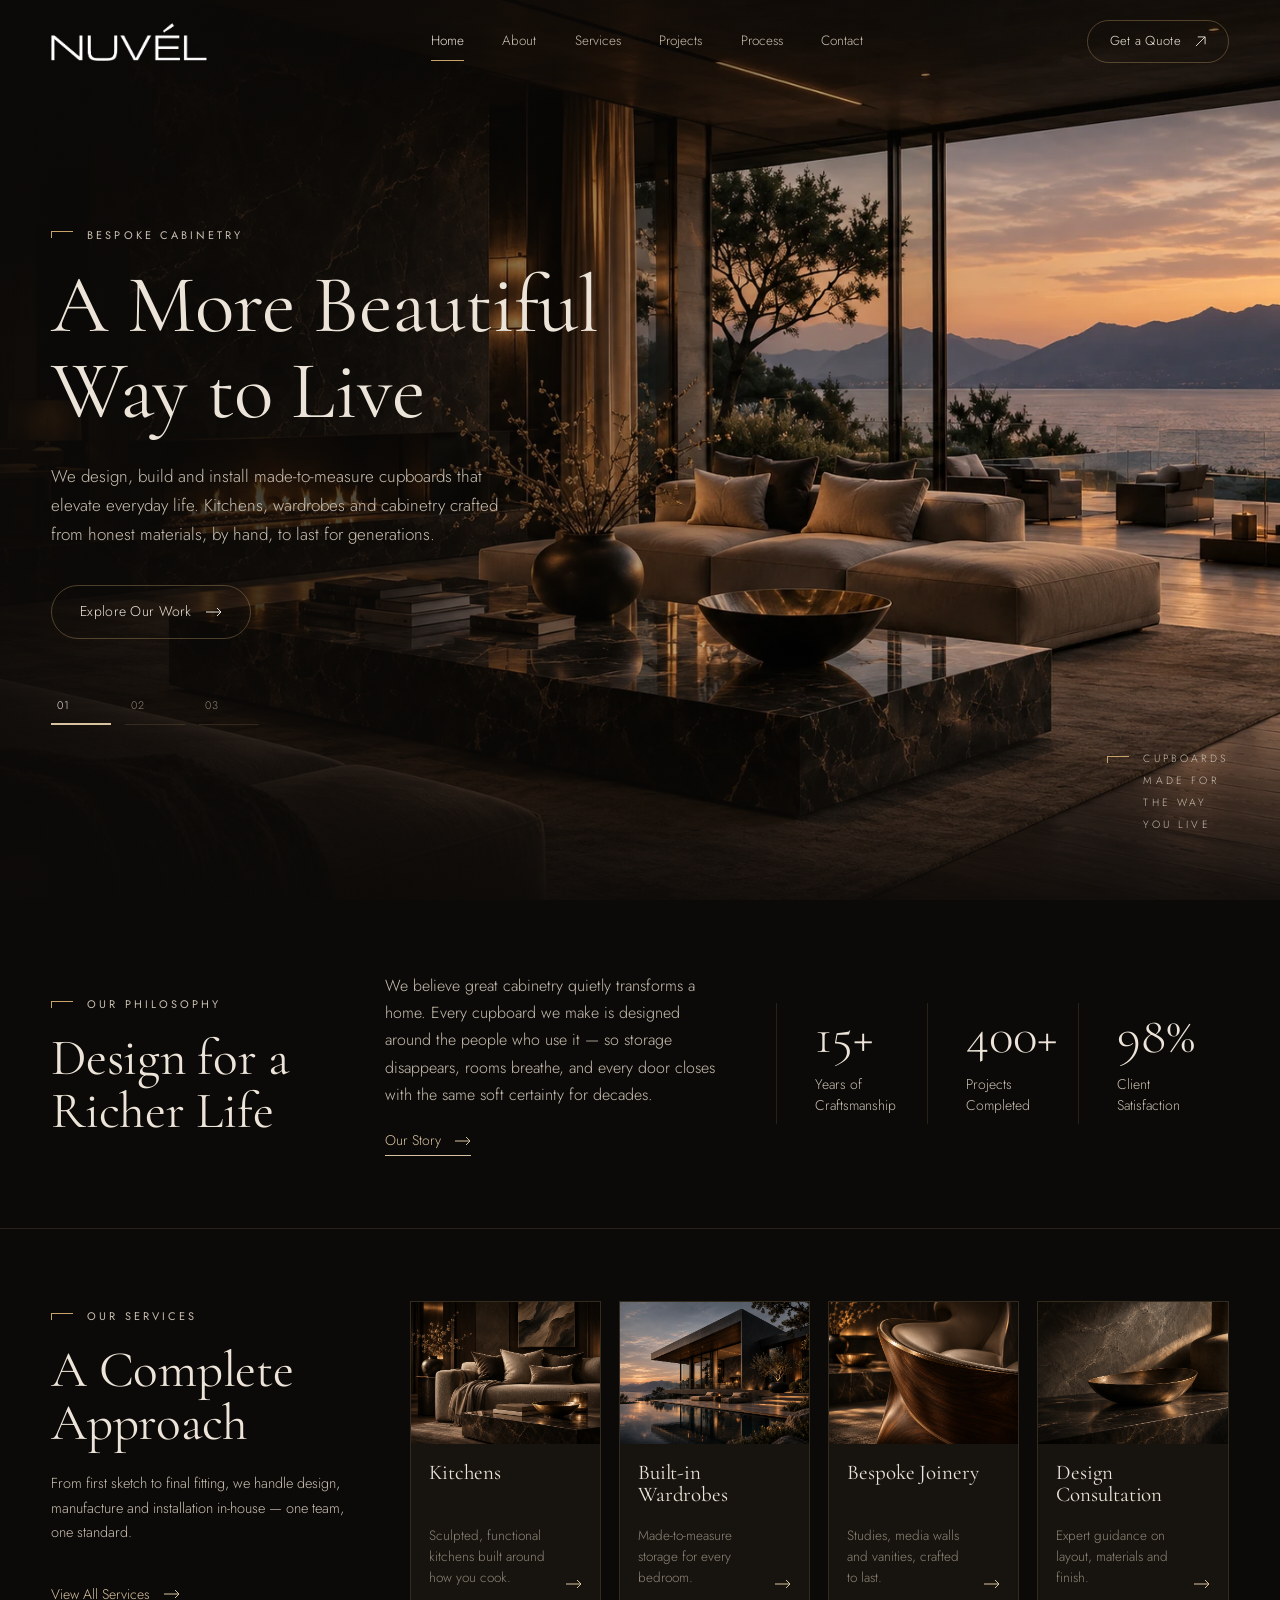
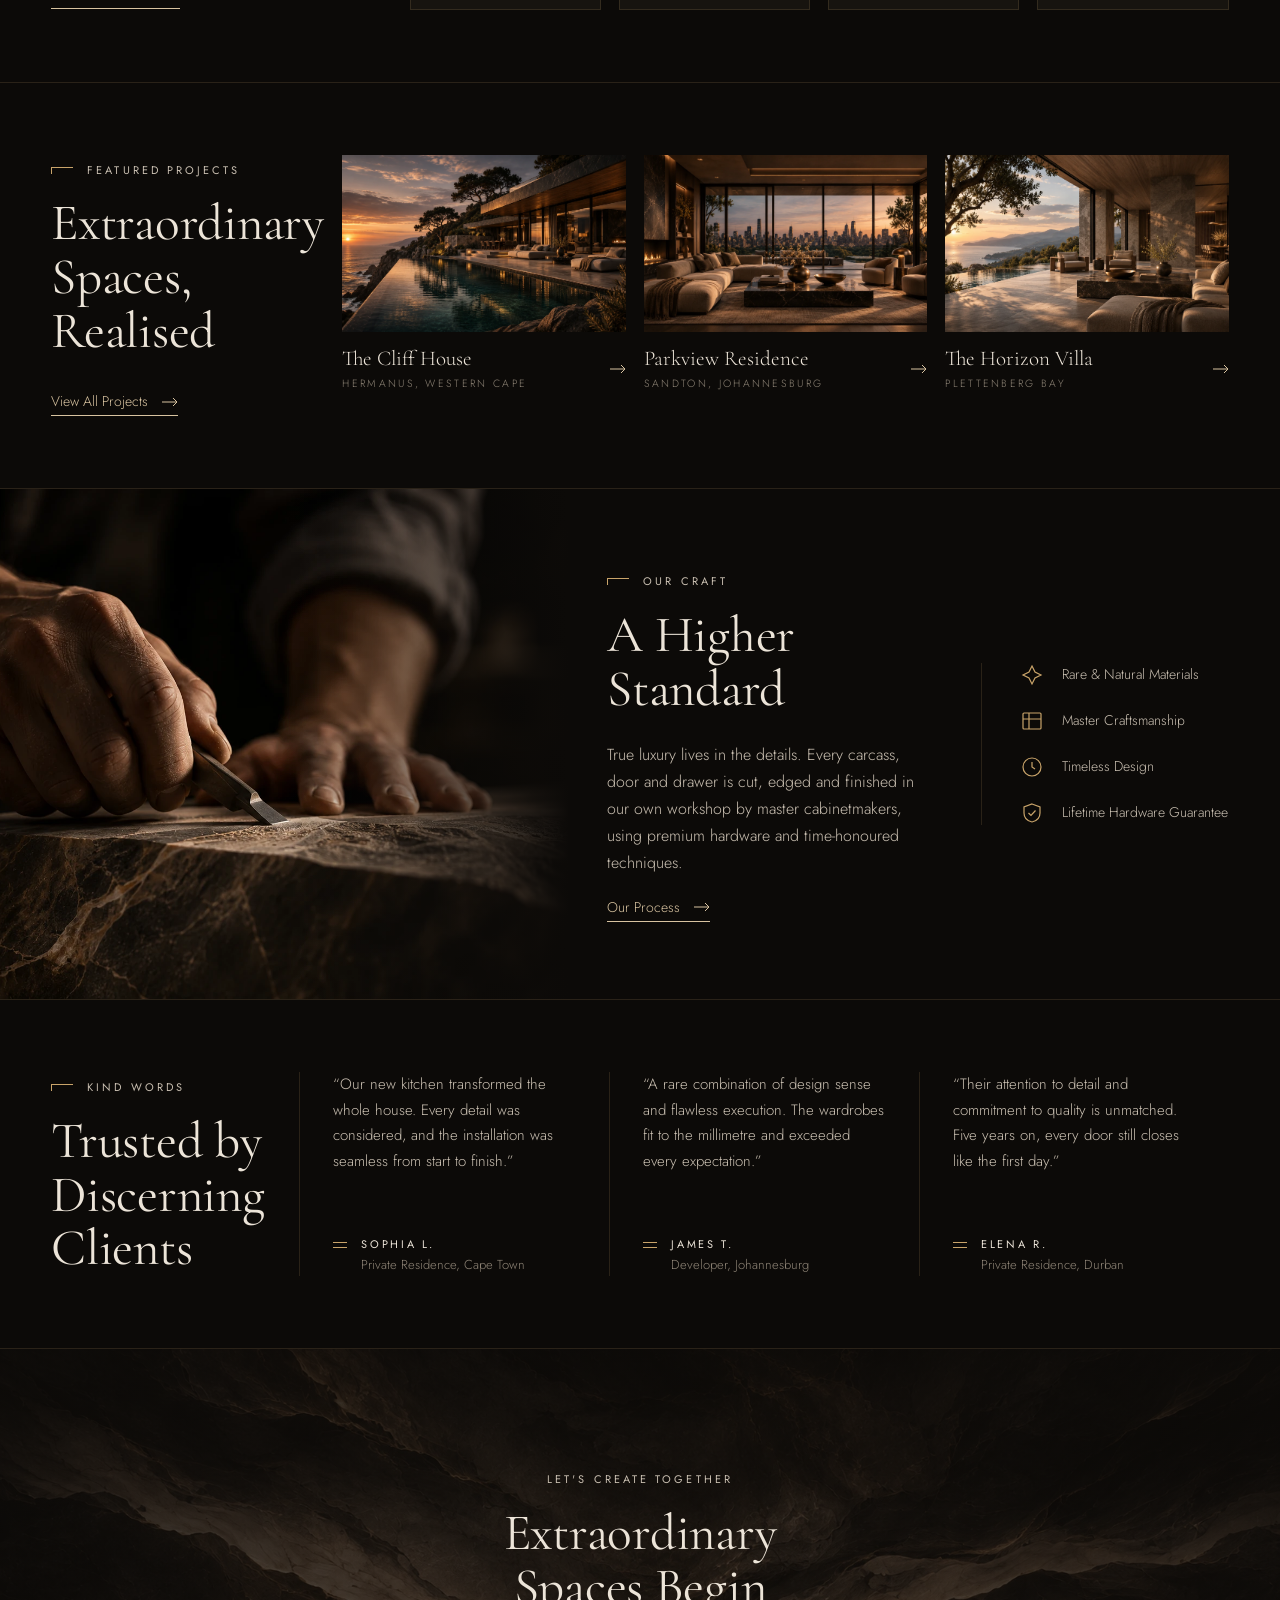
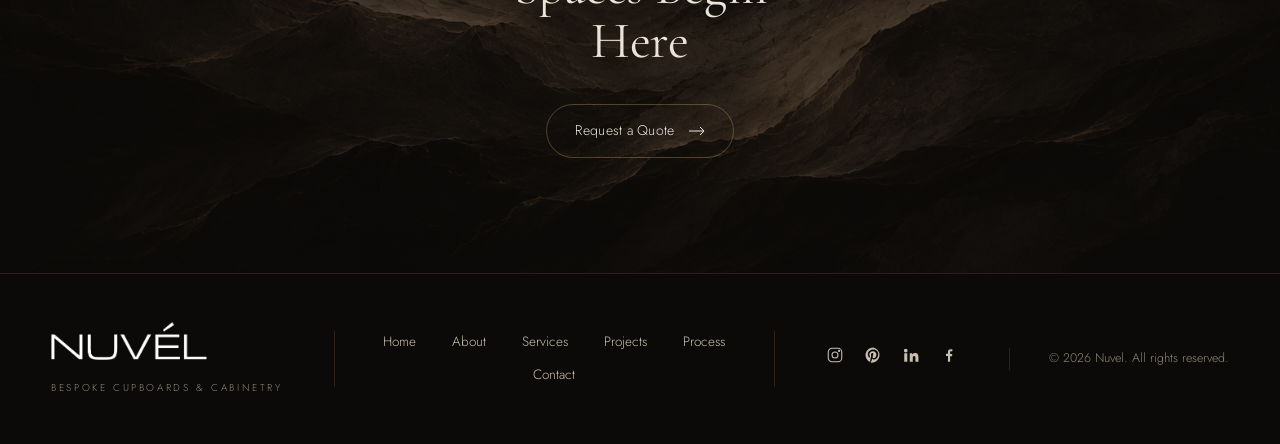
<file: index.html>
<!doctype html>
<html lang="en">
<head>
  <meta charset="utf-8">
  <meta name="viewport" content="width=device-width, initial-scale=1">
  <title>Nuvel — Bespoke Cupboards & Cabinetry</title>
  <meta name="description" content="Nuvel designs, manufactures and installs bespoke kitchens, built-in wardrobes, walk-in closets, vanities and cabinetry crafted to last a lifetime.">
  <link rel="preconnect" href="https://fonts.googleapis.com">
  <link rel="preconnect" href="https://fonts.gstatic.com" crossorigin>
  <link href="https://fonts.googleapis.com/css2?family=Cormorant+Garamond:wght@400;500&family=Jost:wght@300;400&display=swap" rel="stylesheet">
  <link rel="stylesheet" href="assets/css/styles.css?v=4">
  <link rel="preload" as="image" href="assets/img/hero-living-fireplace.webp">
</head>
<body data-page="home">
  <header id="site-header"></header>

  <main>
    <!-- HERO -->
    <section class="hero" data-hero>
      <div class="hero__slides" aria-hidden="true">
        <div class="hero__slide is-active"><img src="assets/img/hero-living-fireplace.webp" alt=""></div>
        <div class="hero__slide"><img src="assets/img/project-parkview.webp" alt="" loading="lazy"></div>
        <div class="hero__slide"><img src="assets/img/project-horizon-villa.webp" alt="" loading="lazy"></div>
      </div>
      <div class="container">
        <div class="hero__content">
          <span class="eyebrow">Bespoke Cabinetry</span>
          <h1>A More Beautiful Way to Live</h1>
          <p class="lead">We design, build and install made-to-measure cupboards that elevate everyday life. Kitchens, wardrobes and cabinetry crafted from honest materials, by hand, to last for generations.</p>
          <a class="btn" href="projects.html">Explore Our Work <svg class="arrow" viewBox="0 0 16 10" aria-hidden="true"><path d="M0 5h15M11 1l4 4-4 4" fill="none" stroke="currentColor"/></svg></a>
          <div class="hero__dots" role="tablist" aria-label="Hero slides">
            <button class="hero__dot is-active" aria-label="Slide 1">01<i></i></button>
            <button class="hero__dot" aria-label="Slide 2">02<i></i></button>
            <button class="hero__dot" aria-label="Slide 3">03<i></i></button>
          </div>
        </div>
      </div>
      <div class="hero__tag">Cupboards<br>made for<br>the way<br>you live</div>
    </section>

    <!-- PHILOSOPHY -->
    <section class="section section--tight">
      <div class="container philosophy">
        <div class="reveal">
          <span class="eyebrow">Our Philosophy</span>
          <h2>Design for a Richer Life</h2>
        </div>
        <div class="reveal">
          <p>We believe great cabinetry quietly transforms a home. Every cupboard we make is designed around the people who use it — so storage disappears, rooms breathe, and every door closes with the same soft certainty for decades.</p>
          <a class="link-arrow" href="about.html">Our Story <svg class="arrow" viewBox="0 0 16 10" aria-hidden="true"><path d="M0 5h15M11 1l4 4-4 4" fill="none" stroke="currentColor"/></svg></a>
        </div>
        <div class="stats reveal">
          <div class="stat"><div class="stat__num">15+</div><div class="stat__label">Years of<br>Craftsmanship</div></div>
          <div class="stat"><div class="stat__num">400+</div><div class="stat__label">Projects<br>Completed</div></div>
          <div class="stat"><div class="stat__num">98%</div><div class="stat__label">Client<br>Satisfaction</div></div>
        </div>
      </div>
    </section>

    <!-- SERVICES -->
    <section class="section section--tight">
      <div class="container services-row">
        <div class="services-row__head reveal">
          <div>
            <span class="eyebrow">Our Services</span>
            <h2>A Complete Approach</h2>
          </div>
          <p style="font-size:14.5px">From first sketch to final fitting, we handle design, manufacture and installation in-house — one team, one standard.</p>
          <div><a class="link-arrow" href="services.html">View All Services <svg class="arrow" viewBox="0 0 16 10" aria-hidden="true"><path d="M0 5h15M11 1l4 4-4 4" fill="none" stroke="currentColor"/></svg></a></div>
        </div>
        <div class="cards">
          <a class="card reveal" href="services.html#kitchens">
            <div class="card__img"><img src="assets/img/interior-sofa.webp" alt="Bespoke kitchen cabinetry" loading="lazy"></div>
            <div class="card__body"><h3>Kitchens</h3><div class="card__foot"><p>Sculpted, functional kitchens built around how you cook.</p><svg class="arrow" viewBox="0 0 16 10" aria-hidden="true"><path d="M0 5h15M11 1l4 4-4 4" fill="none" stroke="currentColor"/></svg></div></div>
          </a>
          <a class="card reveal" href="services.html#wardrobes">
            <div class="card__img"><img src="assets/img/architecture-house.webp" alt="Built-in wardrobes" loading="lazy"></div>
            <div class="card__body"><h3>Built-in Wardrobes</h3><div class="card__foot"><p>Made-to-measure storage for every bedroom.</p><svg class="arrow" viewBox="0 0 16 10" aria-hidden="true"><path d="M0 5h15M11 1l4 4-4 4" fill="none" stroke="currentColor"/></svg></div></div>
          </a>
          <a class="card reveal" href="services.html#bespoke">
            <div class="card__img"><img src="assets/img/bespoke-chair.webp" alt="Bespoke joinery detail" loading="lazy"></div>
            <div class="card__body"><h3>Bespoke Joinery</h3><div class="card__foot"><p>Studies, media walls and vanities, crafted to last.</p><svg class="arrow" viewBox="0 0 16 10" aria-hidden="true"><path d="M0 5h15M11 1l4 4-4 4" fill="none" stroke="currentColor"/></svg></div></div>
          </a>
          <a class="card reveal" href="services.html#advisory">
            <div class="card__img"><img src="assets/img/advisory-bowl.webp" alt="Material and design consultation" loading="lazy"></div>
            <div class="card__body"><h3>Design Consultation</h3><div class="card__foot"><p>Expert guidance on layout, materials and finish.</p><svg class="arrow" viewBox="0 0 16 10" aria-hidden="true"><path d="M0 5h15M11 1l4 4-4 4" fill="none" stroke="currentColor"/></svg></div></div>
          </a>
        </div>
      </div>
    </section>

    <!-- FEATURED PROJECTS -->
    <section class="section section--tight">
      <div class="container projects-row">
        <div class="projects-row__head reveal">
          <div>
            <span class="eyebrow">Featured Projects</span>
            <h2>Extraordinary Spaces, Realised</h2>
          </div>
          <div><a class="link-arrow" href="projects.html">View All Projects <svg class="arrow" viewBox="0 0 16 10" aria-hidden="true"><path d="M0 5h15M11 1l4 4-4 4" fill="none" stroke="currentColor"/></svg></a></div>
        </div>
        <div class="tiles" id="featured-projects"></div>
      </div>
    </section>

    <!-- CRAFT -->
    <section class="craft">
      <div class="craft__img"><img src="assets/img/craft-hands.webp" alt="A craftsman hand-finishing a stone surface" loading="lazy"></div>
      <div class="craft__body">
        <div class="reveal">
          <span class="eyebrow">Our Craft</span>
          <h2>A Higher Standard</h2>
          <p>True luxury lives in the details. Every carcass, door and drawer is cut, edged and finished in our own workshop by master cabinetmakers, using premium hardware and time-honoured techniques.</p>
          <a class="link-arrow" href="process.html">Our Process <svg class="arrow" viewBox="0 0 16 10" aria-hidden="true"><path d="M0 5h15M11 1l4 4-4 4" fill="none" stroke="currentColor"/></svg></a>
        </div>
        <ul class="features reveal">
          <li><svg viewBox="0 0 24 24" fill="none" stroke="currentColor" stroke-width="1.2"><path d="M12 3l3 6 6 3-6 3-3 6-3-6-6-3 6-3z"/></svg>Rare &amp; Natural Materials</li>
          <li><svg viewBox="0 0 24 24" fill="none" stroke="currentColor" stroke-width="1.2"><rect x="3" y="4" width="18" height="16" rx="1"/><path d="M3 10h18M9 4v16"/></svg>Master Craftsmanship</li>
          <li><svg viewBox="0 0 24 24" fill="none" stroke="currentColor" stroke-width="1.2"><circle cx="12" cy="12" r="9"/><path d="M12 7v5l3 2"/></svg>Timeless Design</li>
          <li><svg viewBox="0 0 24 24" fill="none" stroke="currentColor" stroke-width="1.2"><path d="M12 3l8 3v6c0 5-3.5 8-8 9-4.5-1-8-4-8-9V6z"/><path d="M8.5 12l2.5 2.5 4.5-5"/></svg>Lifetime Hardware Guarantee</li>
        </ul>
      </div>
    </section>

    <!-- TESTIMONIALS -->
    <section class="section section--tight">
      <div class="container testimonials">
        <div class="testimonials__head reveal">
          <span class="eyebrow">Kind Words</span>
          <h2>Trusted by Discerning Clients</h2>
        </div>
        <figure class="quote reveal" style="margin:0">
          <blockquote>“Our new kitchen transformed the whole house. Every detail was considered, and the installation was seamless from start to finish.”</blockquote>
          <cite><span><strong>Sophia L.</strong><span>Private Residence, Cape Town</span></span></cite>
        </figure>
        <figure class="quote reveal" style="margin:0">
          <blockquote>“A rare combination of design sense and flawless execution. The wardrobes fit to the millimetre and exceeded every expectation.”</blockquote>
          <cite><span><strong>James T.</strong><span>Developer, Johannesburg</span></span></cite>
        </figure>
        <figure class="quote reveal" style="margin:0">
          <blockquote>“Their attention to detail and commitment to quality is unmatched. Five years on, every door still closes like the first day.”</blockquote>
          <cite><span><strong>Elena R.</strong><span>Private Residence, Durban</span></span></cite>
        </figure>
      </div>
    </section>

    <!-- CTA -->
    <section class="cta-band">
      <div class="cta-band__bg"><img src="assets/img/texture-stone.webp" alt="" loading="lazy"></div>
      <div class="container reveal">
        <span class="eyebrow eyebrow--center">Let's Create Together</span>
        <h2>Extraordinary Spaces Begin Here</h2>
        <a class="btn" href="contact.html#quote">Request a Quote <svg class="arrow" viewBox="0 0 16 10" aria-hidden="true"><path d="M0 5h15M11 1l4 4-4 4" fill="none" stroke="currentColor"/></svg></a>
      </div>
    </section>
  </main>

  <footer id="site-footer"></footer>

  <script src="assets/js/config.js?v=4"></script>
  <script src="assets/js/projects.js?v=4"></script>
  <script src="assets/js/site.js?v=4"></script>
</body>
</html>
</file>
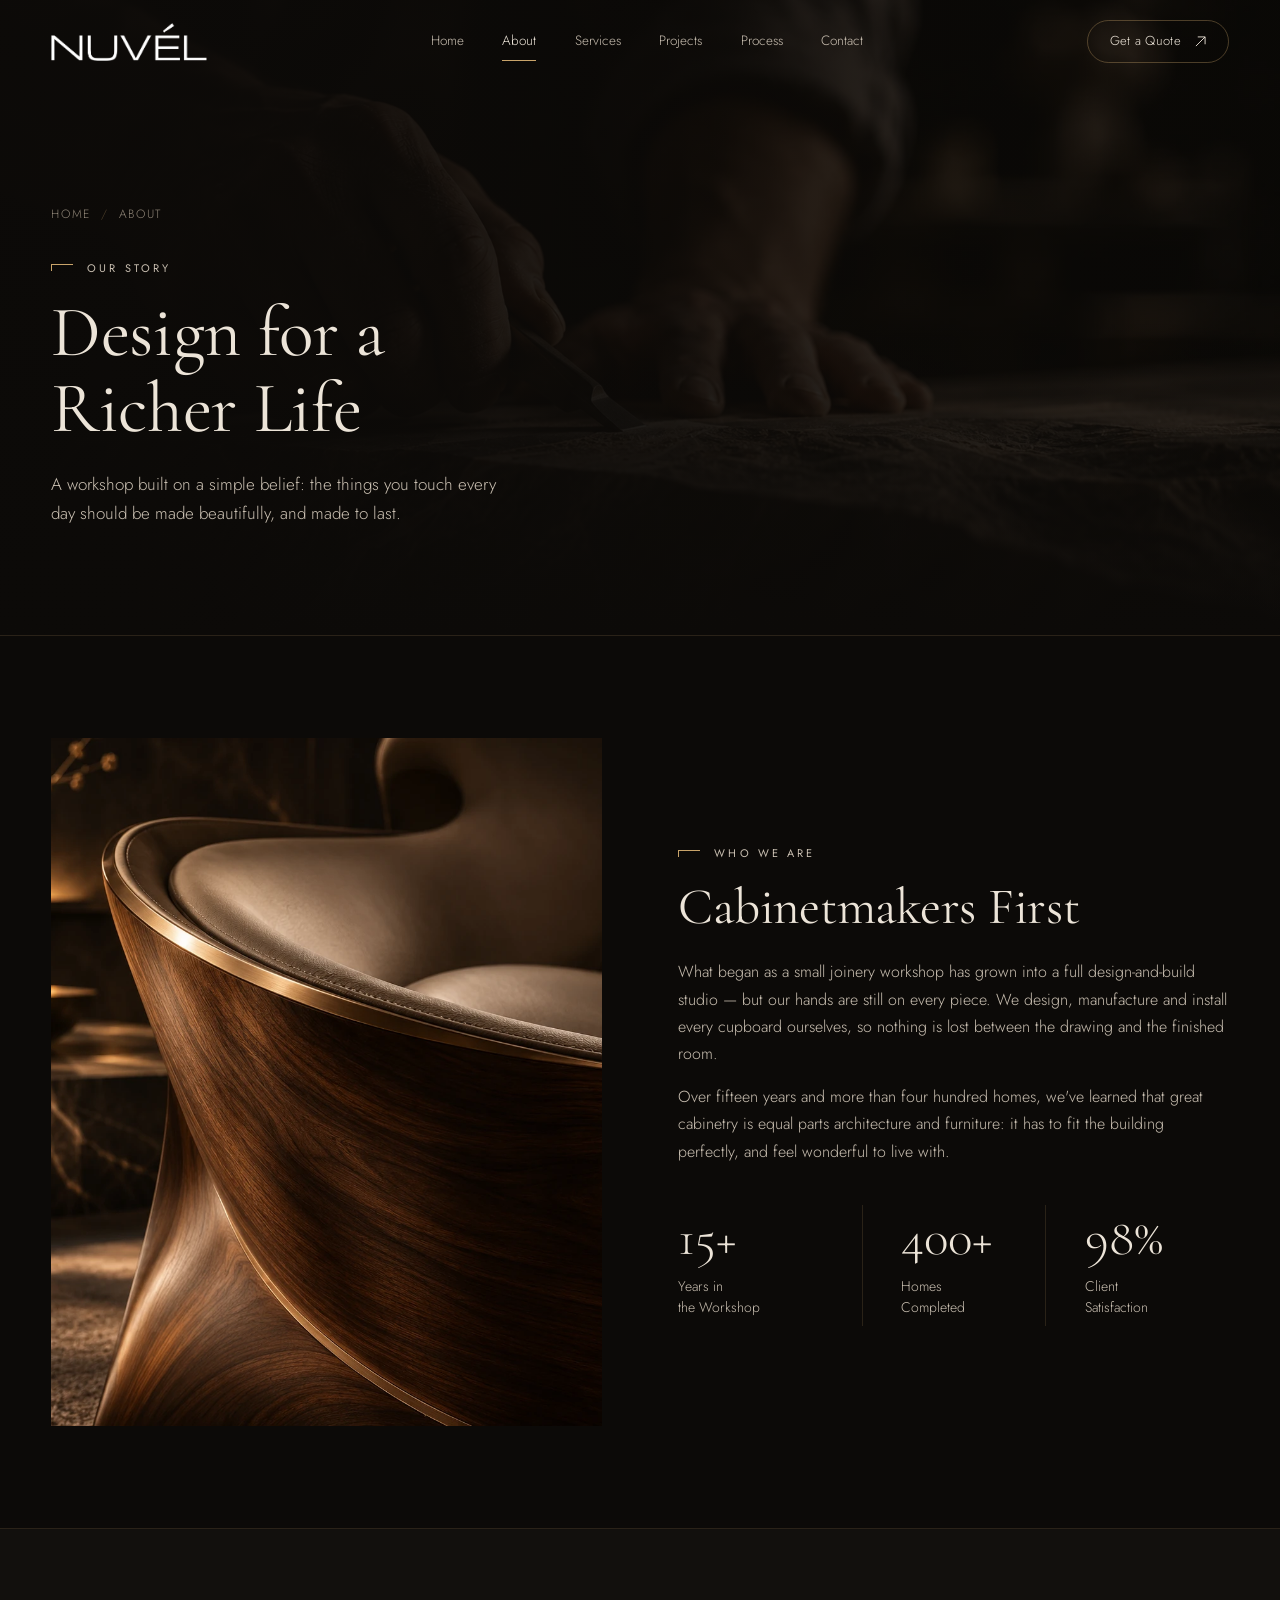
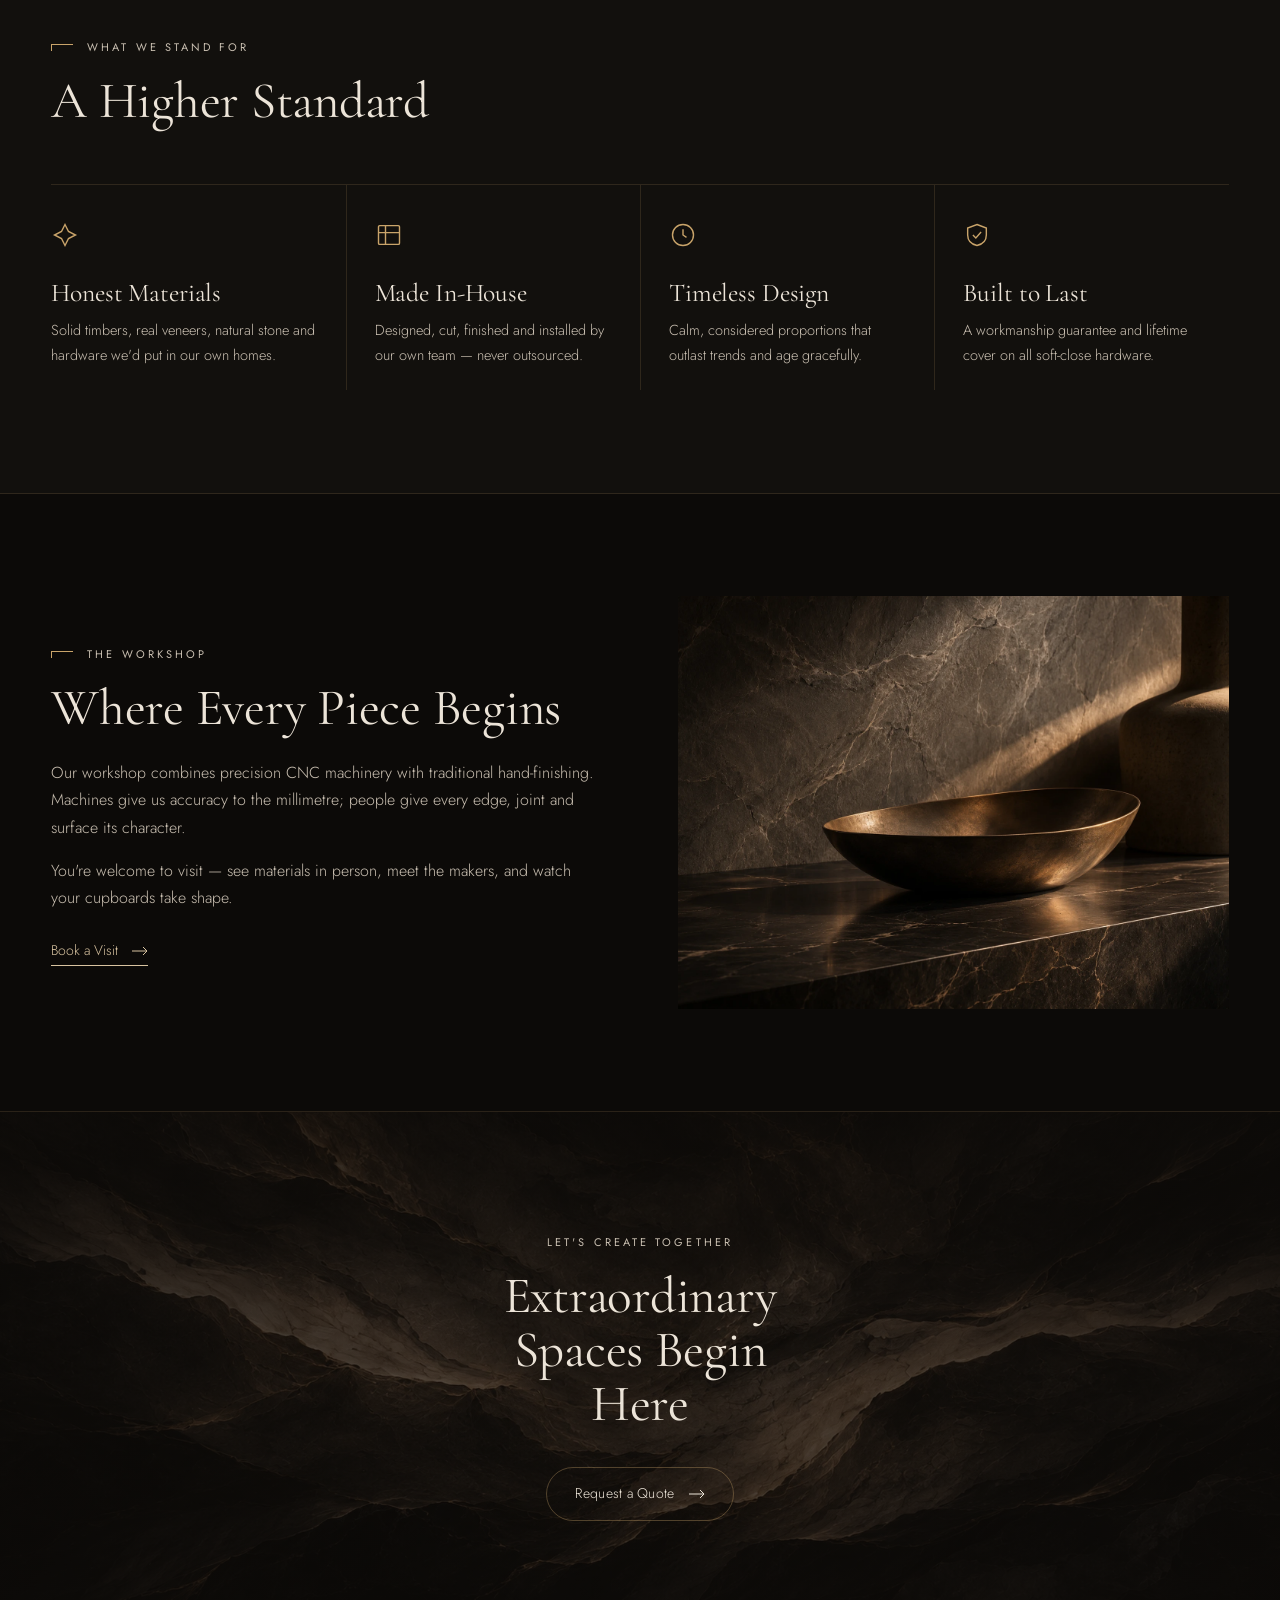
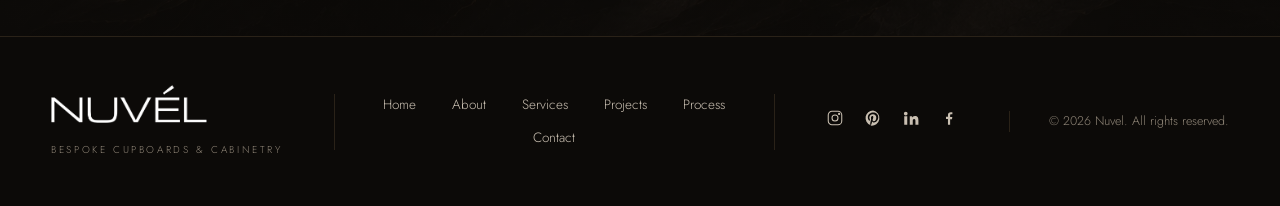
<file: about.html>
<!doctype html>
<html lang="en">
<head>
  <meta charset="utf-8">
  <meta name="viewport" content="width=device-width, initial-scale=1">
  <title>About — Nuvel</title>
  <meta name="description" content="Meet the cabinetmakers behind Nuvel — a family workshop crafting bespoke cupboards and cabinetry.">
  <link rel="preconnect" href="https://fonts.googleapis.com">
  <link rel="preconnect" href="https://fonts.gstatic.com" crossorigin>
  <link href="https://fonts.googleapis.com/css2?family=Cormorant+Garamond:wght@400;500&family=Jost:wght@300;400&display=swap" rel="stylesheet">
  <link rel="stylesheet" href="assets/css/styles.css?v=4">
</head>
<body data-page="about">
  <header id="site-header"></header>

  <main>
    <section class="page-hero">
      <div class="page-hero__bg"><img src="assets/img/craft-hands.webp" alt=""></div>
      <div class="container">
        <p class="breadcrumb"><a href="index.html">Home</a><span>/</span>About</p>
        <span class="eyebrow">Our Story</span>
        <h1>Design for a Richer Life</h1>
        <p class="lead">A workshop built on a simple belief: the things you touch every day should be made beautifully, and made to last.</p>
      </div>
    </section>

    <section class="section">
      <div class="container two-col">
        <div class="media-frame reveal"><img src="assets/img/bespoke-chair.webp" alt="Walnut joinery with a bronze inlay" loading="lazy"></div>
        <div class="reveal">
          <span class="eyebrow">Who We Are</span>
          <h2 style="margin-bottom:24px">Cabinetmakers First</h2>
          <p>What began as a small joinery workshop has grown into a full design-and-build studio — but our hands are still on every piece. We design, manufacture and install every cupboard ourselves, so nothing is lost between the drawing and the finished room.</p>
          <p>Over fifteen years and more than four hundred homes, we've learned that great cabinetry is equal parts architecture and furniture: it has to fit the building perfectly, and feel wonderful to live with.</p>
          <div class="stats" style="margin-top:40px">
            <div class="stat" style="border-left:0;padding-left:0"><div class="stat__num">15+</div><div class="stat__label">Years in<br>the Workshop</div></div>
            <div class="stat"><div class="stat__num">400+</div><div class="stat__label">Homes<br>Completed</div></div>
            <div class="stat"><div class="stat__num">98%</div><div class="stat__label">Client<br>Satisfaction</div></div>
          </div>
        </div>
      </div>
    </section>

    <section class="section section--alt">
      <div class="container">
        <div class="reveal" style="max-width:640px;margin-bottom:56px">
          <span class="eyebrow">What We Stand For</span>
          <h2>A Higher Standard</h2>
        </div>
        <div class="values">
          <div class="value reveal">
            <svg viewBox="0 0 24 24" fill="none" stroke="currentColor" stroke-width="1.2"><path d="M12 3l3 6 6 3-6 3-3 6-3-6-6-3 6-3z"/></svg>
            <h3>Honest Materials</h3>
            <p>Solid timbers, real veneers, natural stone and hardware we'd put in our own homes.</p>
          </div>
          <div class="value reveal">
            <svg viewBox="0 0 24 24" fill="none" stroke="currentColor" stroke-width="1.2"><rect x="3" y="4" width="18" height="16" rx="1"/><path d="M3 10h18M9 4v16"/></svg>
            <h3>Made In-House</h3>
            <p>Designed, cut, finished and installed by our own team — never outsourced.</p>
          </div>
          <div class="value reveal">
            <svg viewBox="0 0 24 24" fill="none" stroke="currentColor" stroke-width="1.2"><circle cx="12" cy="12" r="9"/><path d="M12 7v5l3 2"/></svg>
            <h3>Timeless Design</h3>
            <p>Calm, considered proportions that outlast trends and age gracefully.</p>
          </div>
          <div class="value reveal">
            <svg viewBox="0 0 24 24" fill="none" stroke="currentColor" stroke-width="1.2"><path d="M12 3l8 3v6c0 5-3.5 8-8 9-4.5-1-8-4-8-9V6z"/><path d="M8.5 12l2.5 2.5 4.5-5"/></svg>
            <h3>Built to Last</h3>
            <p>A workmanship guarantee and lifetime cover on all soft-close hardware.</p>
          </div>
        </div>
      </div>
    </section>

    <section class="section">
      <div class="container two-col">
        <div class="reveal">
          <span class="eyebrow">The Workshop</span>
          <h2 style="margin-bottom:24px">Where Every Piece Begins</h2>
          <p>Our workshop combines precision CNC machinery with traditional hand-finishing. Machines give us accuracy to the millimetre; people give every edge, joint and surface its character.</p>
          <p>You're welcome to visit — see materials in person, meet the makers, and watch your cupboards take shape.</p>
          <a class="link-arrow" href="contact.html" style="margin-top:12px">Book a Visit <svg class="arrow" viewBox="0 0 16 10" aria-hidden="true"><path d="M0 5h15M11 1l4 4-4 4" fill="none" stroke="currentColor"/></svg></a>
        </div>
        <div class="media-frame media-frame--wide reveal"><img src="assets/img/advisory-bowl.webp" alt="Natural stone and bronze materials" loading="lazy"></div>
      </div>
    </section>

    <section class="cta-band">
      <div class="cta-band__bg"><img src="assets/img/texture-stone.webp" alt="" loading="lazy"></div>
      <div class="container reveal">
        <span class="eyebrow eyebrow--center">Let's Create Together</span>
        <h2>Extraordinary Spaces Begin Here</h2>
        <a class="btn" href="contact.html#quote">Request a Quote <svg class="arrow" viewBox="0 0 16 10" aria-hidden="true"><path d="M0 5h15M11 1l4 4-4 4" fill="none" stroke="currentColor"/></svg></a>
      </div>
    </section>
  </main>

  <footer id="site-footer"></footer>

  <script src="assets/js/config.js?v=4"></script>
  <script src="assets/js/projects.js?v=4"></script>
  <script src="assets/js/site.js?v=4"></script>
</body>
</html>
</file>
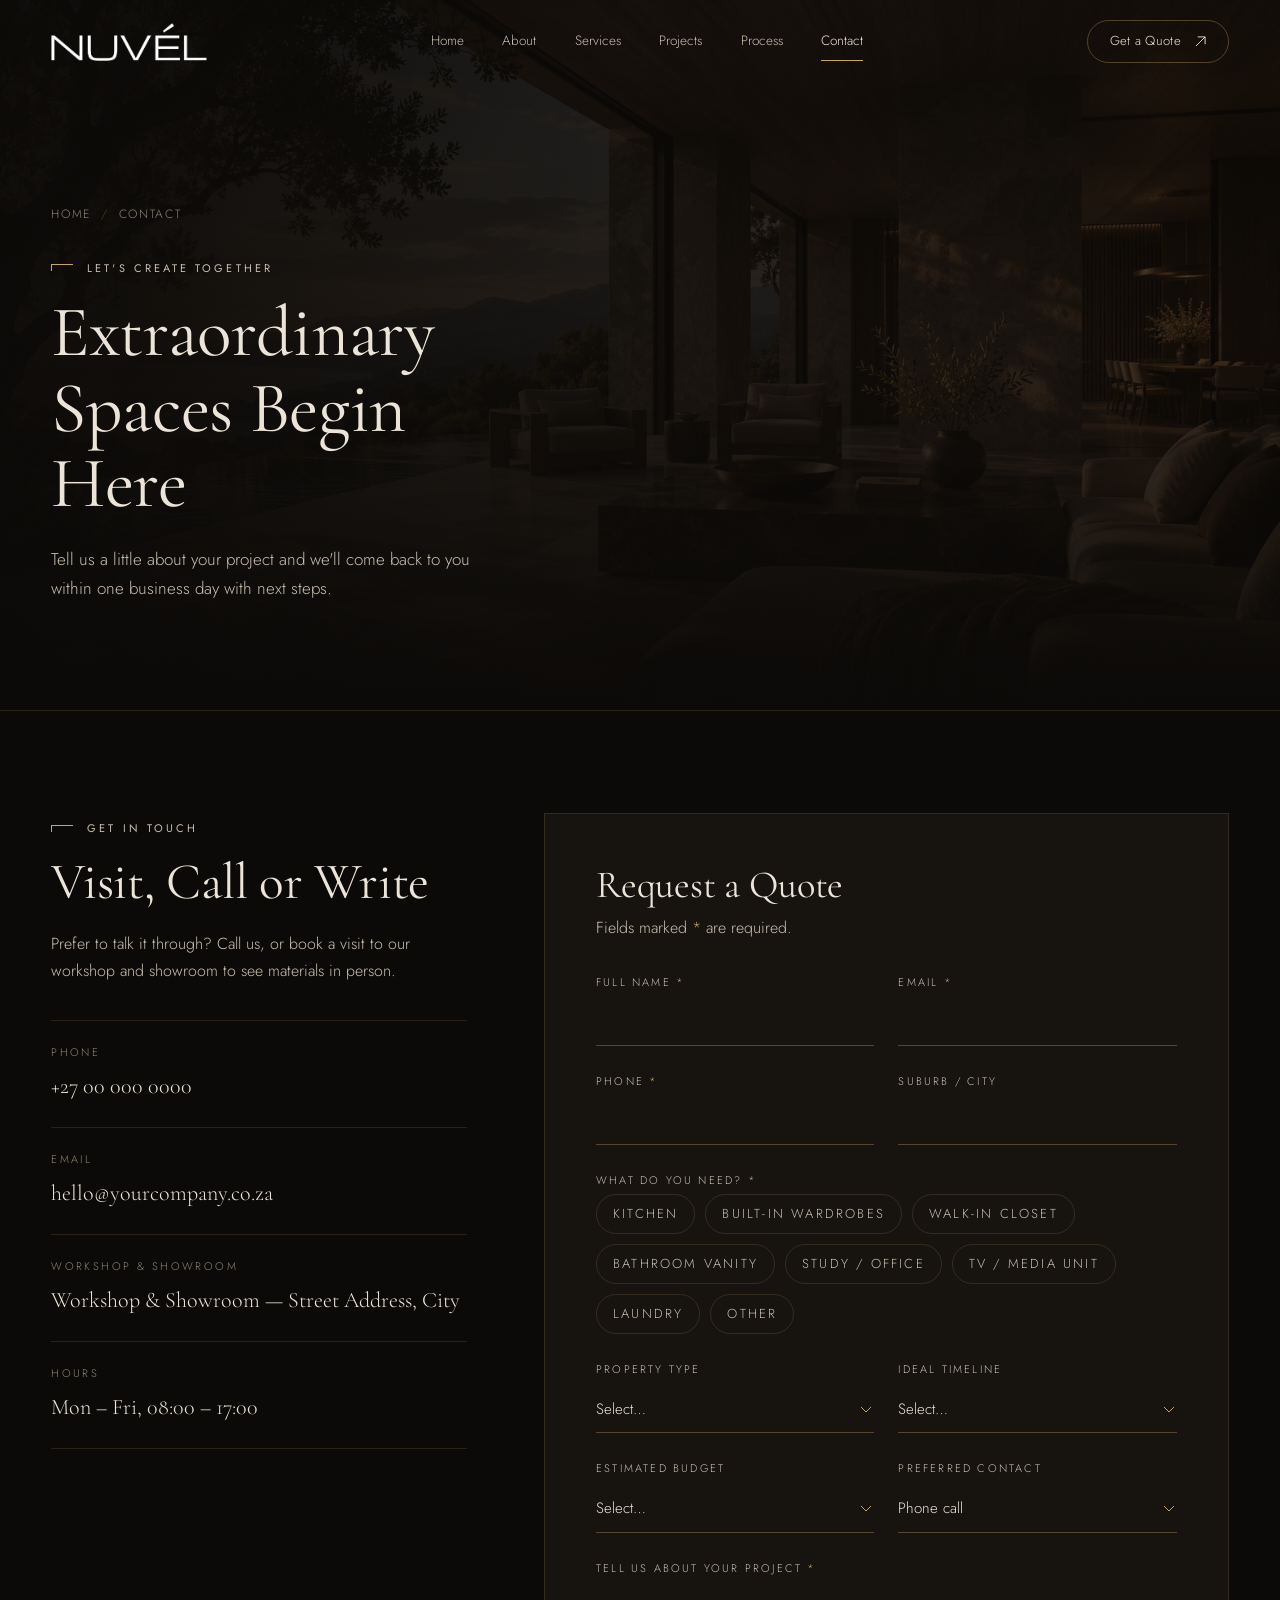
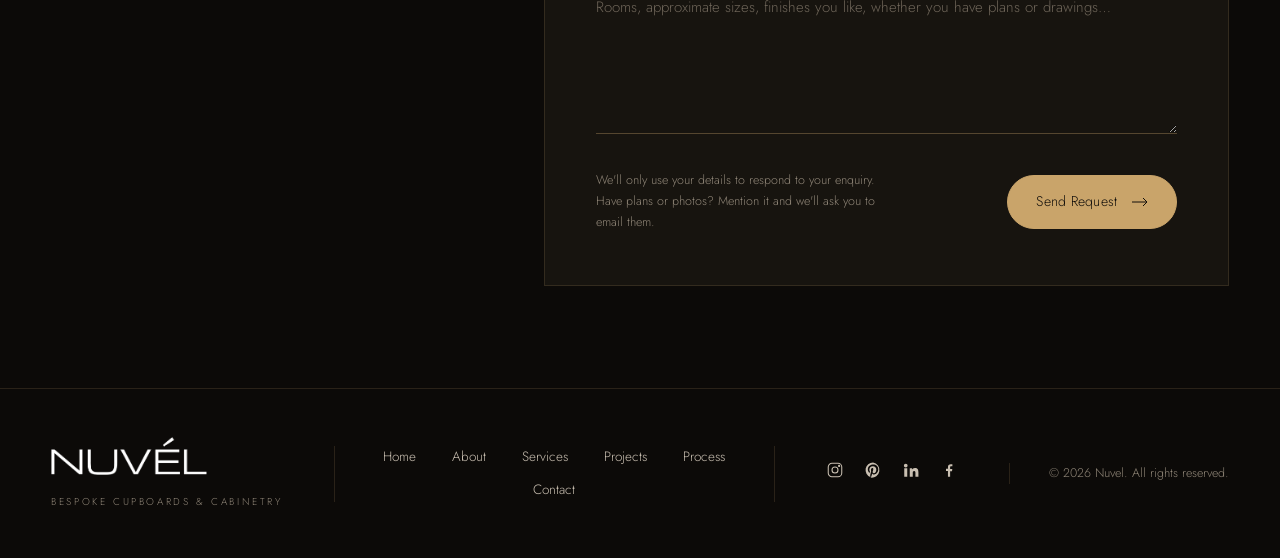
<file: contact.html>
<!doctype html>
<html lang="en">
<head>
  <meta charset="utf-8">
  <meta name="viewport" content="width=device-width, initial-scale=1">
  <title>Request a Quote — Nuvel</title>
  <meta name="description" content="Request a quote for bespoke kitchens, wardrobes and cabinetry. We'll respond within one business day.">
  <link rel="preconnect" href="https://fonts.googleapis.com">
  <link rel="preconnect" href="https://fonts.gstatic.com" crossorigin>
  <link href="https://fonts.googleapis.com/css2?family=Cormorant+Garamond:wght@400;500&family=Jost:wght@300;400&display=swap" rel="stylesheet">
  <link rel="stylesheet" href="assets/css/styles.css?v=4">
</head>
<body data-page="contact">
  <header id="site-header"></header>

  <main>
    <section class="page-hero">
      <div class="page-hero__bg"><img src="assets/img/project-horizon-villa.webp" alt=""></div>
      <div class="container">
        <p class="breadcrumb"><a href="index.html">Home</a><span>/</span>Contact</p>
        <span class="eyebrow">Let's Create Together</span>
        <h1>Extraordinary Spaces Begin Here</h1>
        <p class="lead">Tell us a little about your project and we'll come back to you within one business day with next steps.</p>
      </div>
    </section>

    <section class="section" id="quote">
      <div class="container contact-grid">
        <div class="reveal">
          <span class="eyebrow">Get in Touch</span>
          <h2>Visit, Call or Write</h2>
          <p style="margin-top:20px">Prefer to talk it through? Call us, or book a visit to our workshop and showroom to see materials in person.</p>
          <ul class="contact-list">
            <li><small>Phone</small><a data-site="phone" href="#">—</a></li>
            <li><small>Email</small><a data-site="email" href="#">—</a></li>
            <li><small>Workshop &amp; Showroom</small><span data-site="address">—</span></li>
            <li><small>Hours</small><span data-site="hours">—</span></li>
          </ul>
        </div>

        <form class="form reveal" id="quote-form" action="https://api.web3forms.com/submit" method="POST" novalidate>
          <h2>Request a Quote</h2>
          <p>Fields marked <span style="color:var(--gold)">*</span> are required.</p>

          <input type="hidden" name="access_key" value="77635f2c-2bec-4238-a1d2-6b63c7f7005a">
          <input type="hidden" name="subject" value="New quote request">
          <input type="checkbox" name="botcheck" class="hp" tabindex="-1" autocomplete="off">

          <div class="form-grid">
            <div class="field">
              <label for="f-name">Full name <span class="req">*</span></label>
              <input id="f-name" name="name" type="text" autocomplete="name" required>
            </div>
            <div class="field">
              <label for="f-email">Email <span class="req">*</span></label>
              <input id="f-email" name="email" type="email" autocomplete="email" required>
            </div>
            <div class="field">
              <label for="f-phone">Phone <span class="req">*</span></label>
              <input id="f-phone" name="phone" type="tel" autocomplete="tel" required>
            </div>
            <div class="field">
              <label for="f-location">Suburb / City</label>
              <input id="f-location" name="Location" type="text" autocomplete="address-level2">
            </div>

            <fieldset class="field field--full">
              <legend>What do you need? <span class="req" style="color:var(--gold)">*</span></legend>
              <div class="chips">
                <label class="chip"><input type="checkbox" name="Cupboards required" value="Kitchen"><span>Kitchen</span></label>
                <label class="chip"><input type="checkbox" name="Cupboards required" value="Built-in wardrobes"><span>Built-in wardrobes</span></label>
                <label class="chip"><input type="checkbox" name="Cupboards required" value="Walk-in closet"><span>Walk-in closet</span></label>
                <label class="chip"><input type="checkbox" name="Cupboards required" value="Bathroom vanity"><span>Bathroom vanity</span></label>
                <label class="chip"><input type="checkbox" name="Cupboards required" value="Study / office"><span>Study / office</span></label>
                <label class="chip"><input type="checkbox" name="Cupboards required" value="TV / media unit"><span>TV / media unit</span></label>
                <label class="chip"><input type="checkbox" name="Cupboards required" value="Laundry"><span>Laundry</span></label>
                <label class="chip"><input type="checkbox" name="Cupboards required" value="Other joinery"><span>Other</span></label>
              </div>
            </fieldset>

            <div class="field">
              <label for="f-type">Property type</label>
              <select id="f-type" name="Property type">
                <option value="">Select…</option>
                <option>House — renovation</option>
                <option>House — new build</option>
                <option>Apartment</option>
                <option>Commercial / office</option>
                <option>Development (multiple units)</option>
              </select>
            </div>
            <div class="field">
              <label for="f-timeline">Ideal timeline</label>
              <select id="f-timeline" name="Timeline">
                <option value="">Select…</option>
                <option>As soon as possible</option>
                <option>Within 1–3 months</option>
                <option>Within 3–6 months</option>
                <option>6+ months / planning stage</option>
              </select>
            </div>
            <div class="field">
              <label for="f-budget">Estimated budget</label>
              <select id="f-budget" name="Budget">
                <option value="">Select…</option>
                <option>Under R50,000</option>
                <option>R50,000 – R150,000</option>
                <option>R150,000 – R350,000</option>
                <option>R350,000+</option>
                <option>Not sure yet</option>
              </select>
            </div>
            <div class="field">
              <label for="f-contact">Preferred contact</label>
              <select id="f-contact" name="Preferred contact">
                <option>Phone call</option>
                <option>WhatsApp</option>
                <option>Email</option>
              </select>
            </div>
            <div class="field field--full">
              <label for="f-message">Tell us about your project <span class="req">*</span></label>
              <textarea id="f-message" name="message" rows="5" placeholder="Rooms, approximate sizes, finishes you like, whether you have plans or drawings…" required></textarea>
            </div>
          </div>

          <div class="form-foot">
            <small>We'll only use your details to respond to your enquiry. Have plans or photos? Mention it and we'll ask you to email them.</small>
            <button class="btn btn--solid" type="submit">Send Request <svg class="arrow" viewBox="0 0 16 10" aria-hidden="true"><path d="M0 5h15M11 1l4 4-4 4" fill="none" stroke="currentColor"/></svg></button>
          </div>
          <div class="form-status" id="form-status" role="status" aria-live="polite"></div>
        </form>
      </div>
    </section>
  </main>

  <footer id="site-footer"></footer>

  <script src="assets/js/config.js?v=4"></script>
  <script src="assets/js/projects.js?v=4"></script>
  <script src="assets/js/site.js?v=4"></script>
</body>
</html>
</file>
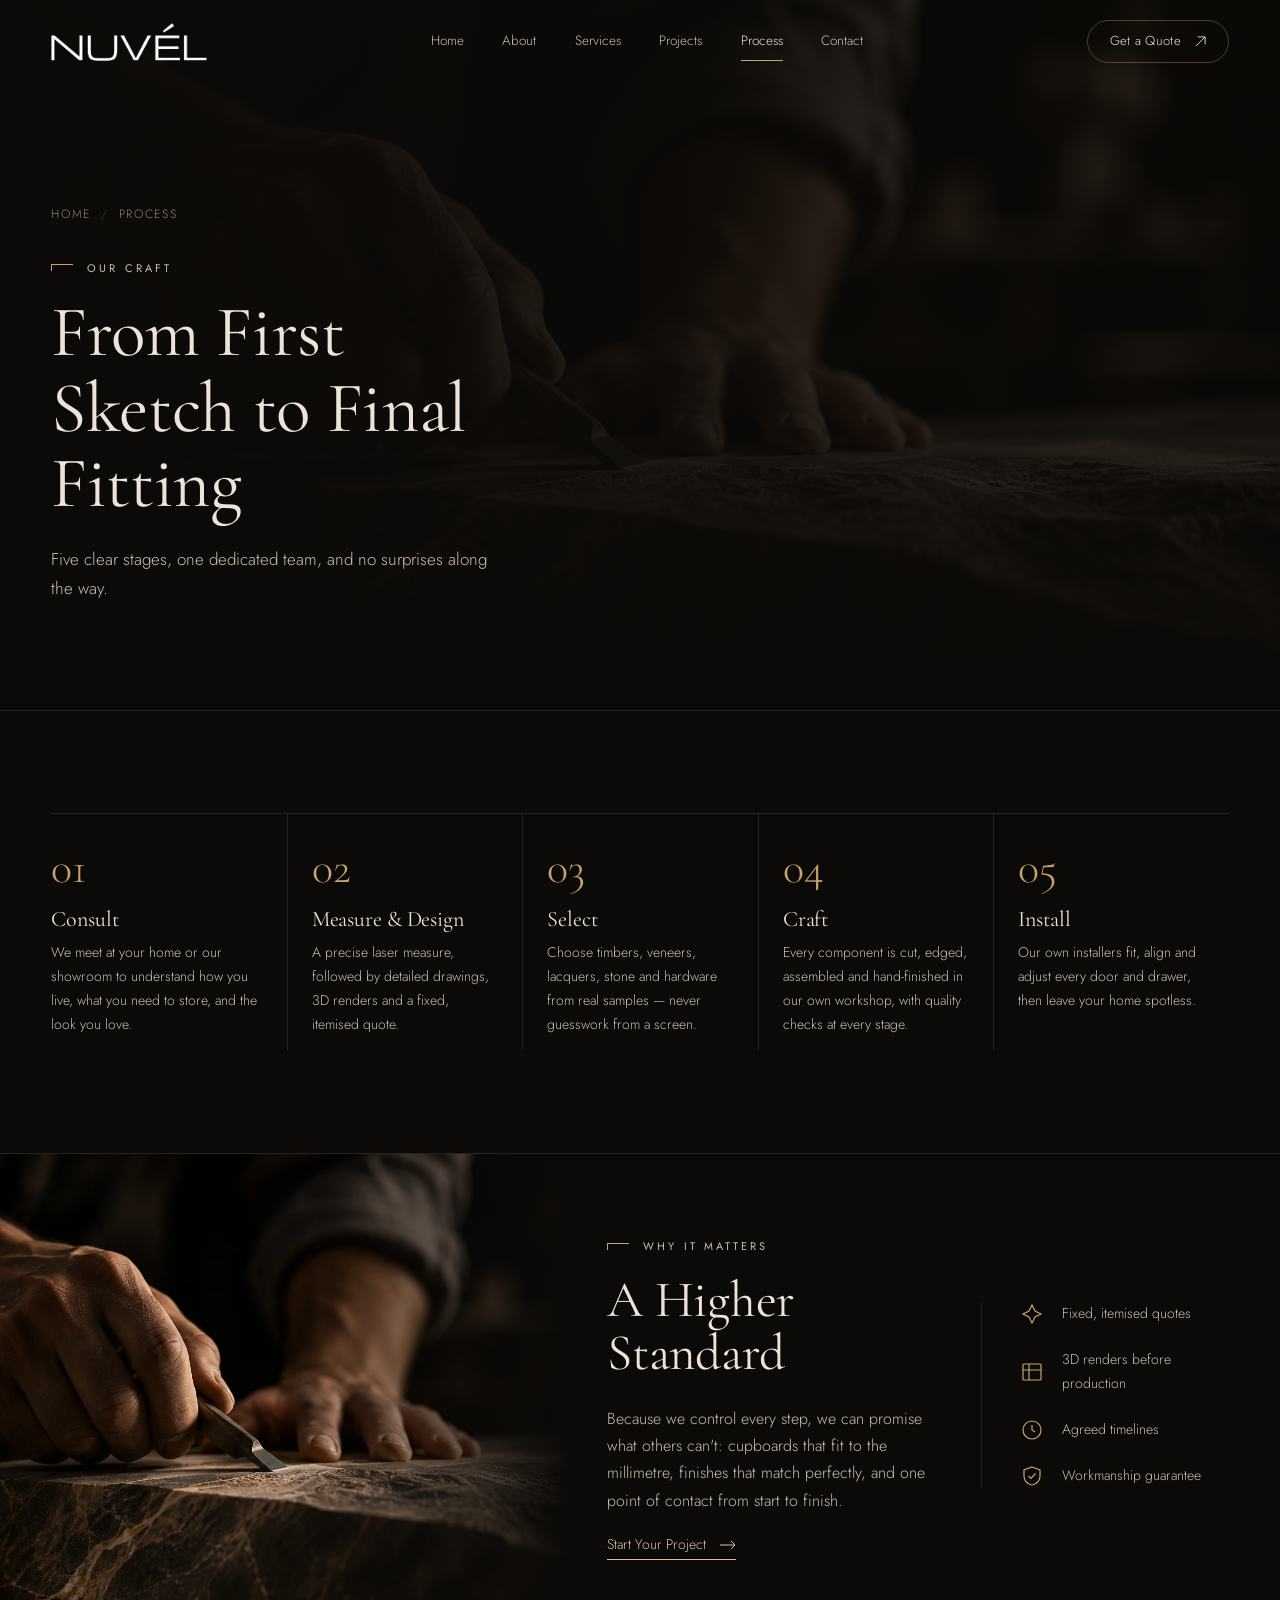
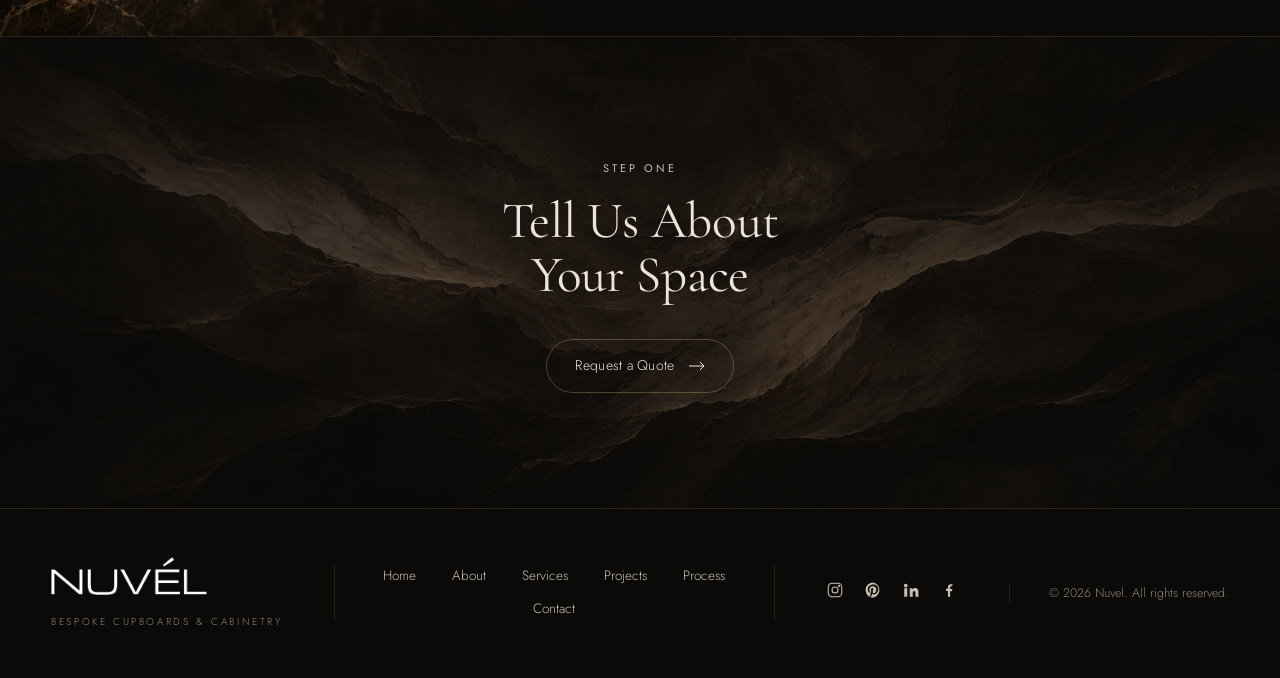
<file: process.html>
<!doctype html>
<html lang="en">
<head>
  <meta charset="utf-8">
  <meta name="viewport" content="width=device-width, initial-scale=1">
  <title>Our Process — Nuvel</title>
  <meta name="description" content="How we design, manufacture and install bespoke cupboards — from first consultation to final fitting.">
  <link rel="preconnect" href="https://fonts.googleapis.com">
  <link rel="preconnect" href="https://fonts.gstatic.com" crossorigin>
  <link href="https://fonts.googleapis.com/css2?family=Cormorant+Garamond:wght@400;500&family=Jost:wght@300;400&display=swap" rel="stylesheet">
  <link rel="stylesheet" href="assets/css/styles.css?v=4">
</head>
<body data-page="process">
  <header id="site-header"></header>

  <main>
    <section class="page-hero">
      <div class="page-hero__bg"><img src="assets/img/craft-hands.webp" alt=""></div>
      <div class="container">
        <p class="breadcrumb"><a href="index.html">Home</a><span>/</span>Process</p>
        <span class="eyebrow">Our Craft</span>
        <h1>From First Sketch to Final Fitting</h1>
        <p class="lead">Five clear stages, one dedicated team, and no surprises along the way.</p>
      </div>
    </section>

    <section class="section">
      <div class="container">
        <div class="steps">
          <div class="step reveal"><div class="step__num">01</div><h3>Consult</h3><p>We meet at your home or our showroom to understand how you live, what you need to store, and the look you love.</p></div>
          <div class="step reveal"><div class="step__num">02</div><h3>Measure &amp; Design</h3><p>A precise laser measure, followed by detailed drawings, 3D renders and a fixed, itemised quote.</p></div>
          <div class="step reveal"><div class="step__num">03</div><h3>Select</h3><p>Choose timbers, veneers, lacquers, stone and hardware from real samples — never guesswork from a screen.</p></div>
          <div class="step reveal"><div class="step__num">04</div><h3>Craft</h3><p>Every component is cut, edged, assembled and hand-finished in our own workshop, with quality checks at every stage.</p></div>
          <div class="step reveal"><div class="step__num">05</div><h3>Install</h3><p>Our own installers fit, align and adjust every door and drawer, then leave your home spotless.</p></div>
        </div>
      </div>
    </section>

    <section class="craft">
      <div class="craft__img"><img src="assets/img/craft-hands.webp" alt="Hand-finishing in the workshop" loading="lazy"></div>
      <div class="craft__body">
        <div class="reveal">
          <span class="eyebrow">Why It Matters</span>
          <h2>A Higher Standard</h2>
          <p>Because we control every step, we can promise what others can't: cupboards that fit to the millimetre, finishes that match perfectly, and one point of contact from start to finish.</p>
          <a class="link-arrow" href="contact.html#quote">Start Your Project <svg class="arrow" viewBox="0 0 16 10" aria-hidden="true"><path d="M0 5h15M11 1l4 4-4 4" fill="none" stroke="currentColor"/></svg></a>
        </div>
        <ul class="features reveal">
          <li><svg viewBox="0 0 24 24" fill="none" stroke="currentColor" stroke-width="1.2"><path d="M12 3l3 6 6 3-6 3-3 6-3-6-6-3 6-3z"/></svg>Fixed, itemised quotes</li>
          <li><svg viewBox="0 0 24 24" fill="none" stroke="currentColor" stroke-width="1.2"><rect x="3" y="4" width="18" height="16" rx="1"/><path d="M3 10h18M9 4v16"/></svg>3D renders before production</li>
          <li><svg viewBox="0 0 24 24" fill="none" stroke="currentColor" stroke-width="1.2"><circle cx="12" cy="12" r="9"/><path d="M12 7v5l3 2"/></svg>Agreed timelines</li>
          <li><svg viewBox="0 0 24 24" fill="none" stroke="currentColor" stroke-width="1.2"><path d="M12 3l8 3v6c0 5-3.5 8-8 9-4.5-1-8-4-8-9V6z"/><path d="M8.5 12l2.5 2.5 4.5-5"/></svg>Workmanship guarantee</li>
        </ul>
      </div>
    </section>

    <section class="cta-band">
      <div class="cta-band__bg"><img src="assets/img/texture-stone.webp" alt="" loading="lazy"></div>
      <div class="container reveal">
        <span class="eyebrow eyebrow--center">Step One</span>
        <h2>Tell Us About Your Space</h2>
        <a class="btn" href="contact.html#quote">Request a Quote <svg class="arrow" viewBox="0 0 16 10" aria-hidden="true"><path d="M0 5h15M11 1l4 4-4 4" fill="none" stroke="currentColor"/></svg></a>
      </div>
    </section>
  </main>

  <footer id="site-footer"></footer>

  <script src="assets/js/config.js?v=4"></script>
  <script src="assets/js/projects.js?v=4"></script>
  <script src="assets/js/site.js?v=4"></script>
</body>
</html>
</file>
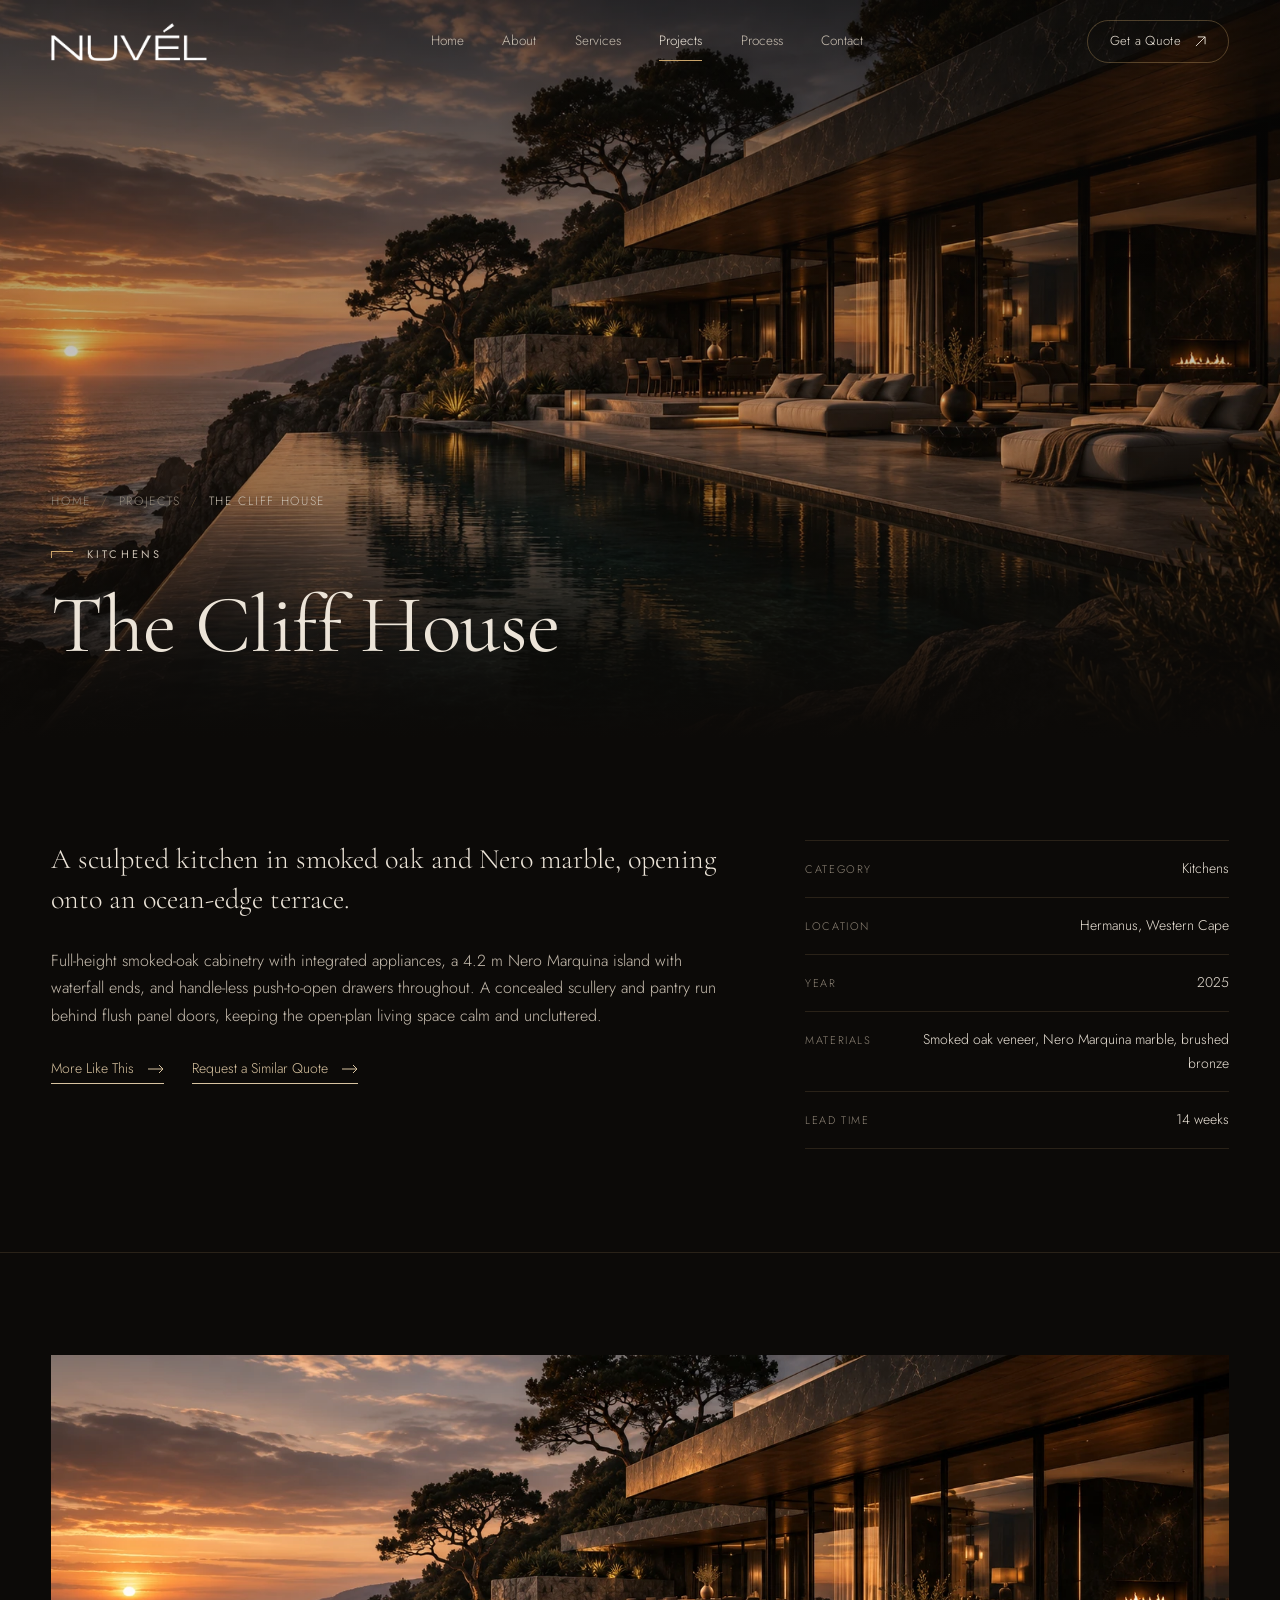
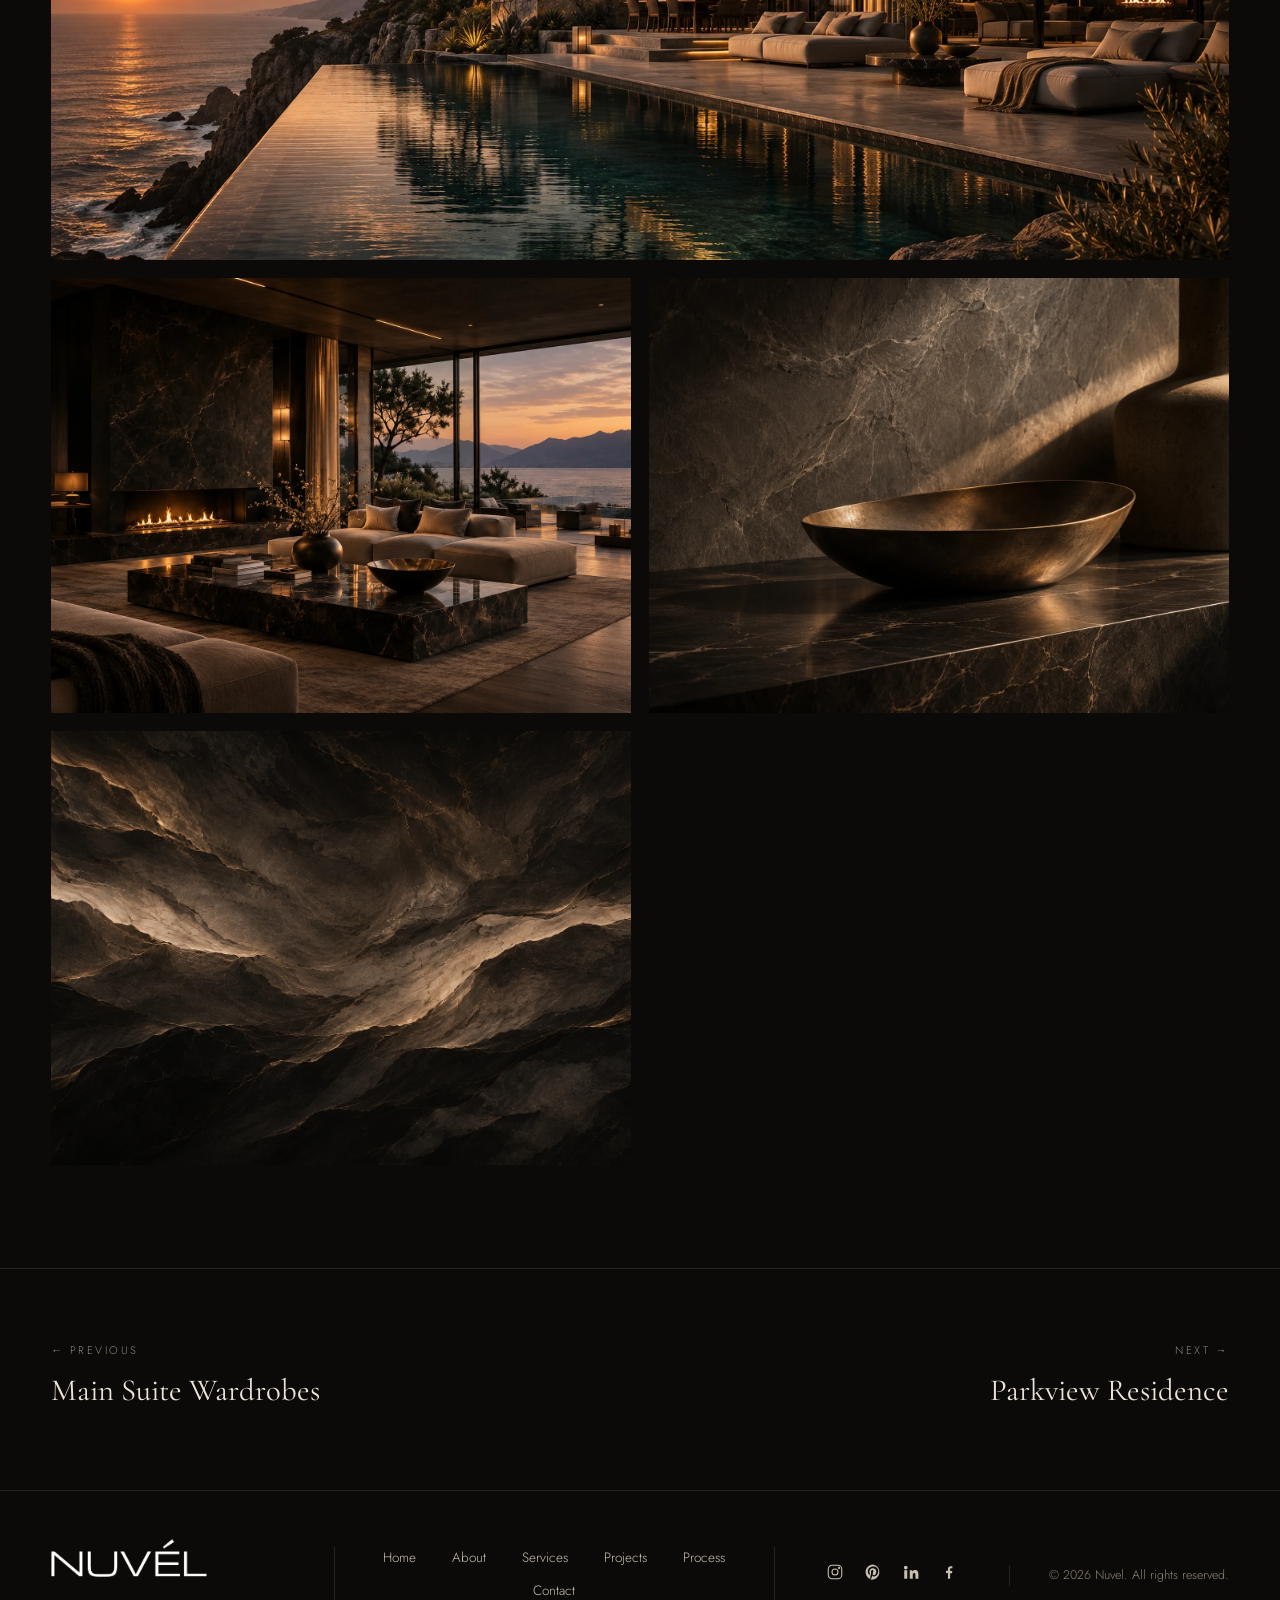
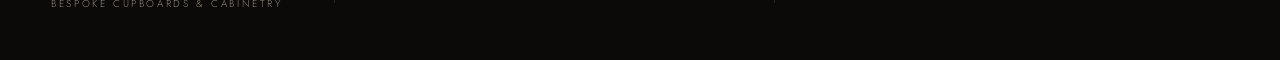
<file: project.html>
<!doctype html>
<html lang="en">
<head>
  <meta charset="utf-8">
  <meta name="viewport" content="width=device-width, initial-scale=1">
  <title>Project — Nuvel</title>
  <meta name="description" content="A bespoke cabinetry project by Nuvel.">
  <link rel="preconnect" href="https://fonts.googleapis.com">
  <link rel="preconnect" href="https://fonts.gstatic.com" crossorigin>
  <link href="https://fonts.googleapis.com/css2?family=Cormorant+Garamond:wght@400;500&family=Jost:wght@300;400&display=swap" rel="stylesheet">
  <link rel="stylesheet" href="assets/css/styles.css?v=4">
</head>
<body data-page="projects">
  <header id="site-header"></header>

  <main id="project-detail">
    <section class="project-hero">
      <img data-p-cover src="" alt="">
      <div class="container">
        <p class="breadcrumb"><a href="index.html">Home</a><span>/</span><a href="projects.html">Projects</a><span>/</span><span data-p-crumb style="margin:0;color:var(--text-soft)"></span></p>
        <span class="eyebrow" data-p-cat></span>
        <h1 data-p-title></h1>
      </div>
    </section>

    <section class="section">
      <div class="container project-info">
        <div class="reveal">
          <p class="lead" data-p-summary></p>
          <p data-p-desc></p>
          <div style="display:flex;flex-wrap:wrap;gap:28px;margin-top:28px">
            <a class="link-arrow" data-p-related href="projects.html">More Like This <svg class="arrow" viewBox="0 0 16 10" aria-hidden="true"><path d="M0 5h15M11 1l4 4-4 4" fill="none" stroke="currentColor"/></svg></a>
            <a class="link-arrow" href="contact.html#quote">Request a Similar Quote <svg class="arrow" viewBox="0 0 16 10" aria-hidden="true"><path d="M0 5h15M11 1l4 4-4 4" fill="none" stroke="currentColor"/></svg></a>
          </div>
        </div>
        <ul class="facts reveal" data-p-facts></ul>
      </div>
    </section>

    <section class="section">
      <div class="container">
        <div class="gallery" data-p-gallery></div>
      </div>
    </section>

    <section class="section section--tight">
      <div class="container project-nav" data-p-nav></div>
    </section>
  </main>

  <footer id="site-footer"></footer>

  <script src="assets/js/config.js?v=4"></script>
  <script src="assets/js/projects.js?v=4"></script>
  <script src="assets/js/site.js?v=4"></script>
</body>
</html>
</file>
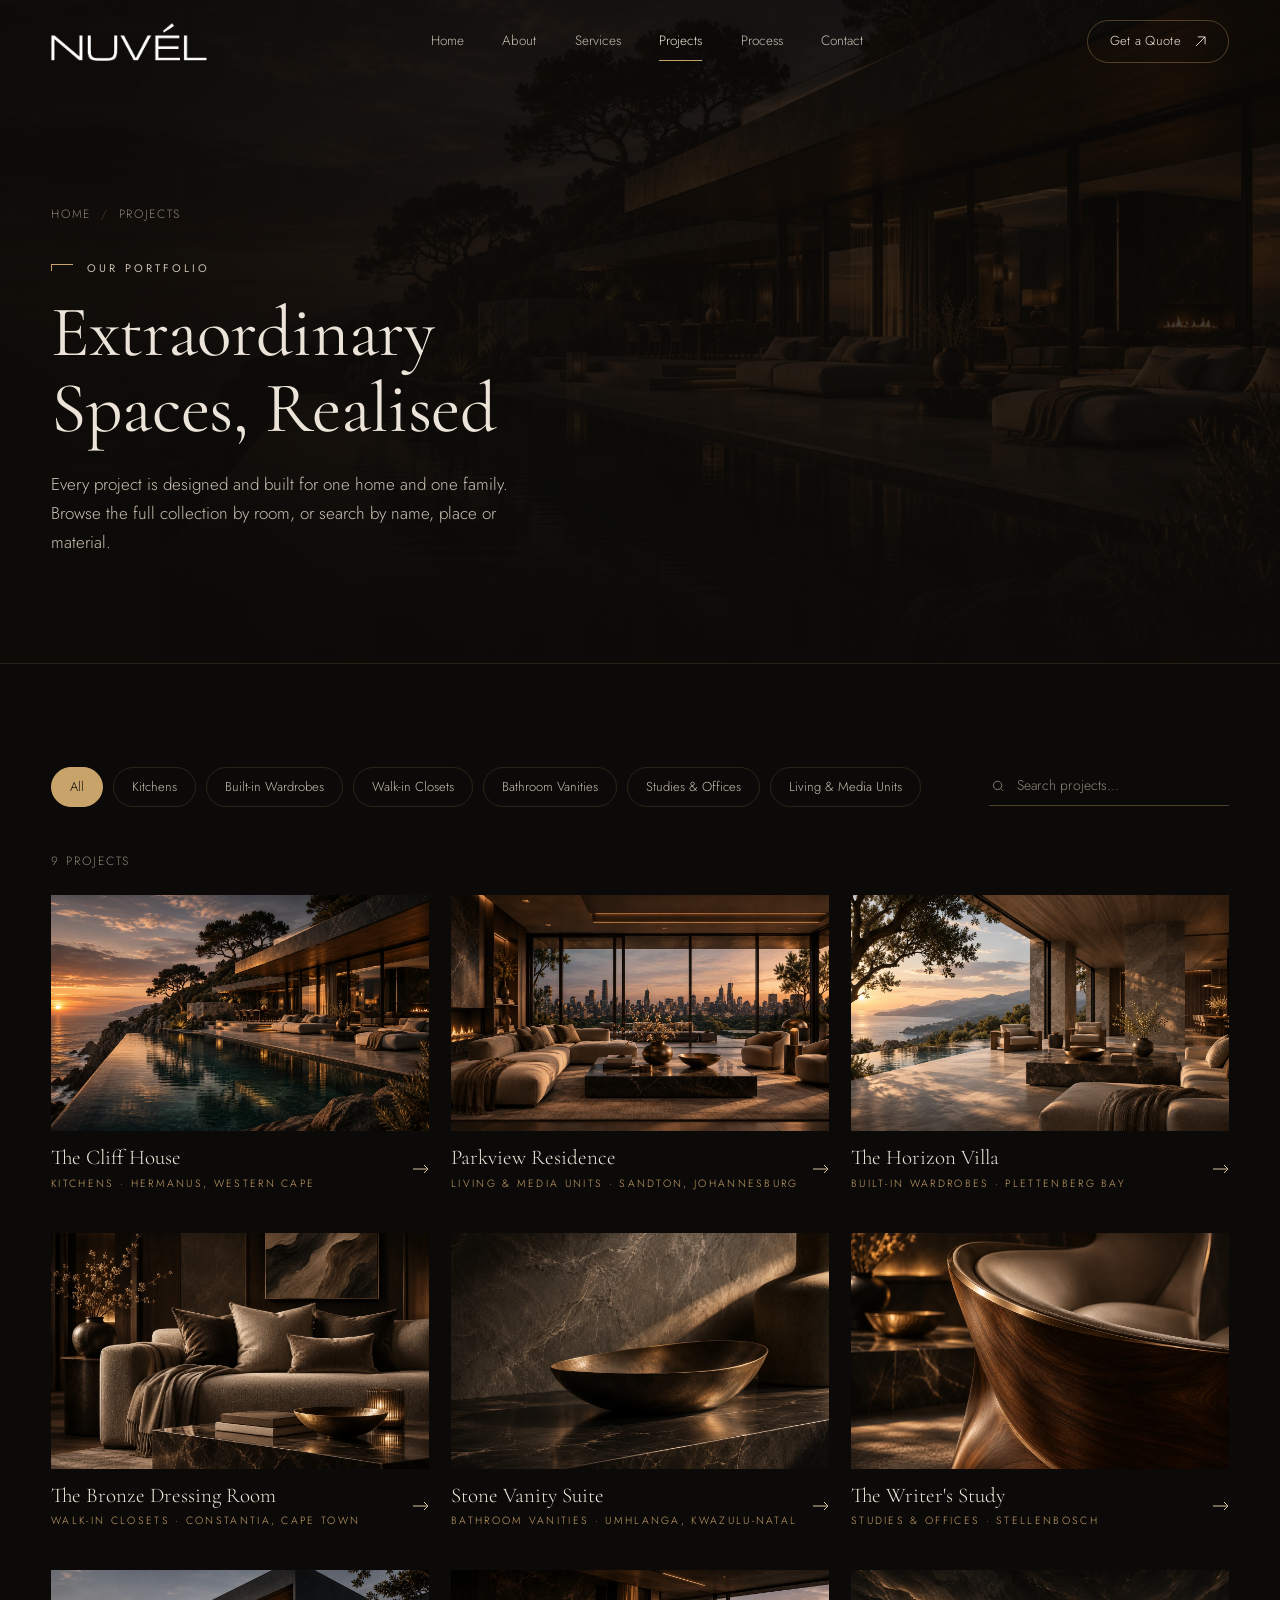
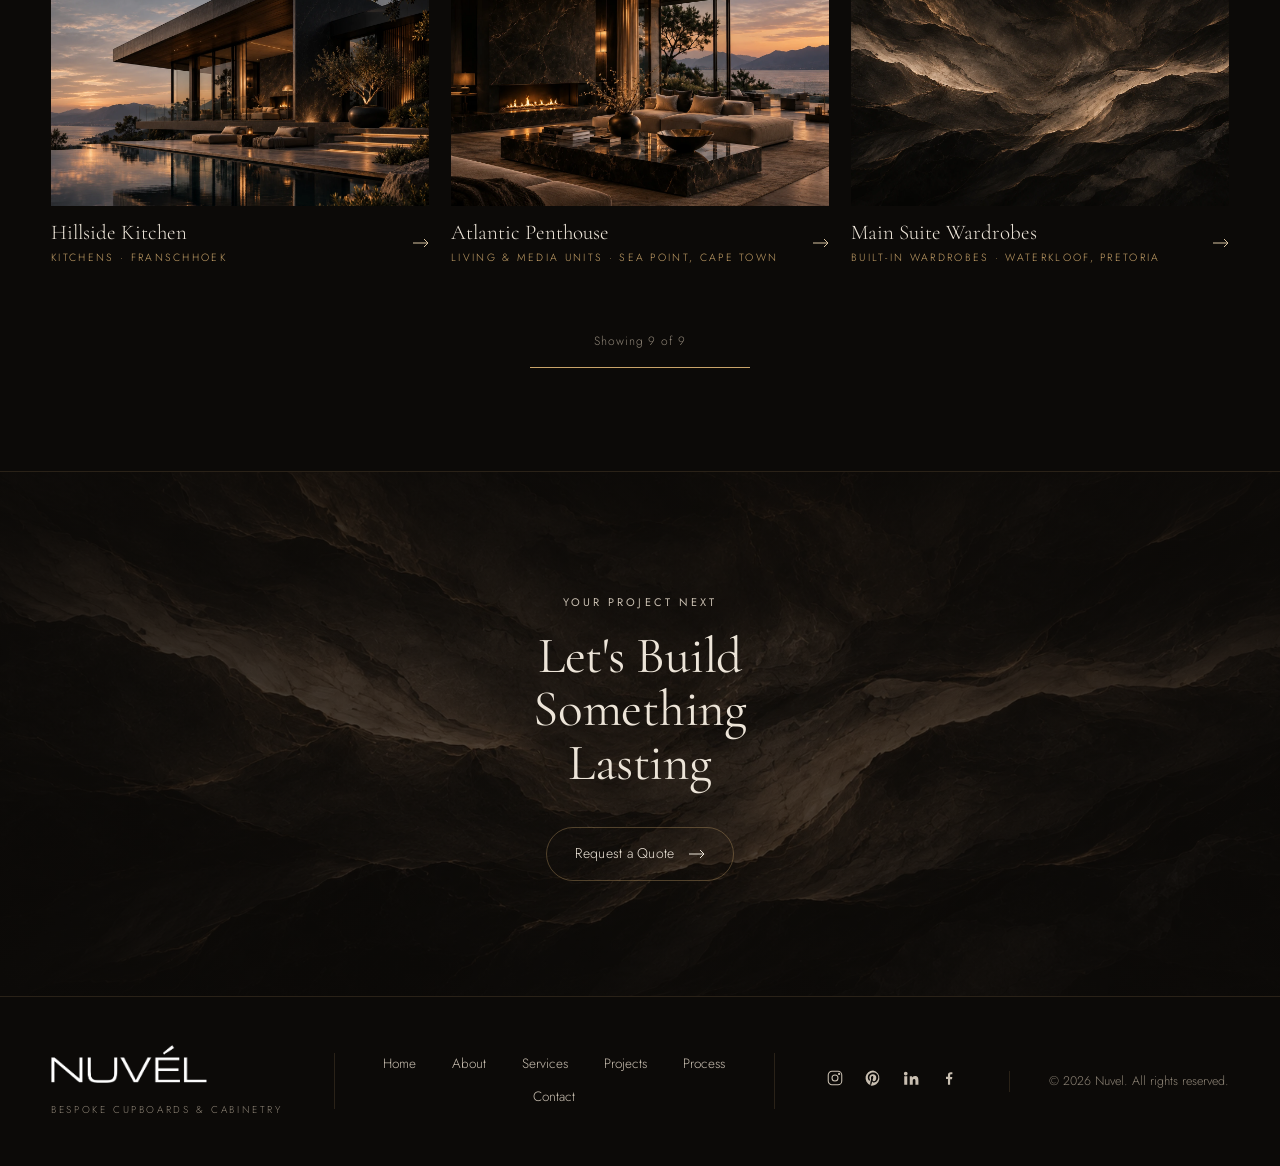
<file: projects.html>
<!doctype html>
<html lang="en">
<head>
  <meta charset="utf-8">
  <meta name="viewport" content="width=device-width, initial-scale=1">
  <title>Projects — Nuvel</title>
  <meta name="description" content="Browse our portfolio of bespoke kitchens, built-in wardrobes, walk-in closets, vanities and cabinetry.">
  <link rel="preconnect" href="https://fonts.googleapis.com">
  <link rel="preconnect" href="https://fonts.gstatic.com" crossorigin>
  <link href="https://fonts.googleapis.com/css2?family=Cormorant+Garamond:wght@400;500&family=Jost:wght@300;400&display=swap" rel="stylesheet">
  <link rel="stylesheet" href="assets/css/styles.css?v=4">
</head>
<body data-page="projects">
  <header id="site-header"></header>

  <main>
    <section class="page-hero">
      <div class="page-hero__bg"><img src="assets/img/project-cliff-house.webp" alt=""></div>
      <div class="container">
        <p class="breadcrumb"><a href="index.html">Home</a><span>/</span>Projects</p>
        <span class="eyebrow">Our Portfolio</span>
        <h1>Extraordinary Spaces, Realised</h1>
        <p class="lead">Every project is designed and built for one home and one family. Browse the full collection by room, or search by name, place or material.</p>
      </div>
    </section>

    <section class="section">
      <div class="container">
        <div class="toolbar">
          <div class="filters" id="project-filters" role="group" aria-label="Filter by category"></div>
          <label class="search">
            <svg viewBox="0 0 24 24" fill="none" stroke="currentColor" stroke-width="1.5" aria-hidden="true"><circle cx="11" cy="11" r="7"/><path d="M20 20l-4-4"/></svg>
            <span class="sr-only">Search projects</span>
            <input id="project-search" type="search" placeholder="Search projects…" autocomplete="off">
          </label>
        </div>
        <p class="results-count" id="project-count" aria-live="polite"></p>
        <div class="tiles tiles--archive" id="project-archive"></div>
        <div class="load-more" id="load-more">
          <small></small>
          <div class="progress"><i></i></div>
          <button class="btn" type="button">Load More Projects</button>
        </div>
      </div>
    </section>

    <section class="cta-band">
      <div class="cta-band__bg"><img src="assets/img/texture-stone.webp" alt="" loading="lazy"></div>
      <div class="container reveal">
        <span class="eyebrow eyebrow--center">Your Project Next</span>
        <h2>Let's Build Something Lasting</h2>
        <a class="btn" href="contact.html#quote">Request a Quote <svg class="arrow" viewBox="0 0 16 10" aria-hidden="true"><path d="M0 5h15M11 1l4 4-4 4" fill="none" stroke="currentColor"/></svg></a>
      </div>
    </section>
  </main>

  <footer id="site-footer"></footer>

  <script src="assets/js/config.js?v=4"></script>
  <script src="assets/js/projects.js?v=4"></script>
  <script src="assets/js/site.js?v=4"></script>
</body>
</html>
</file>
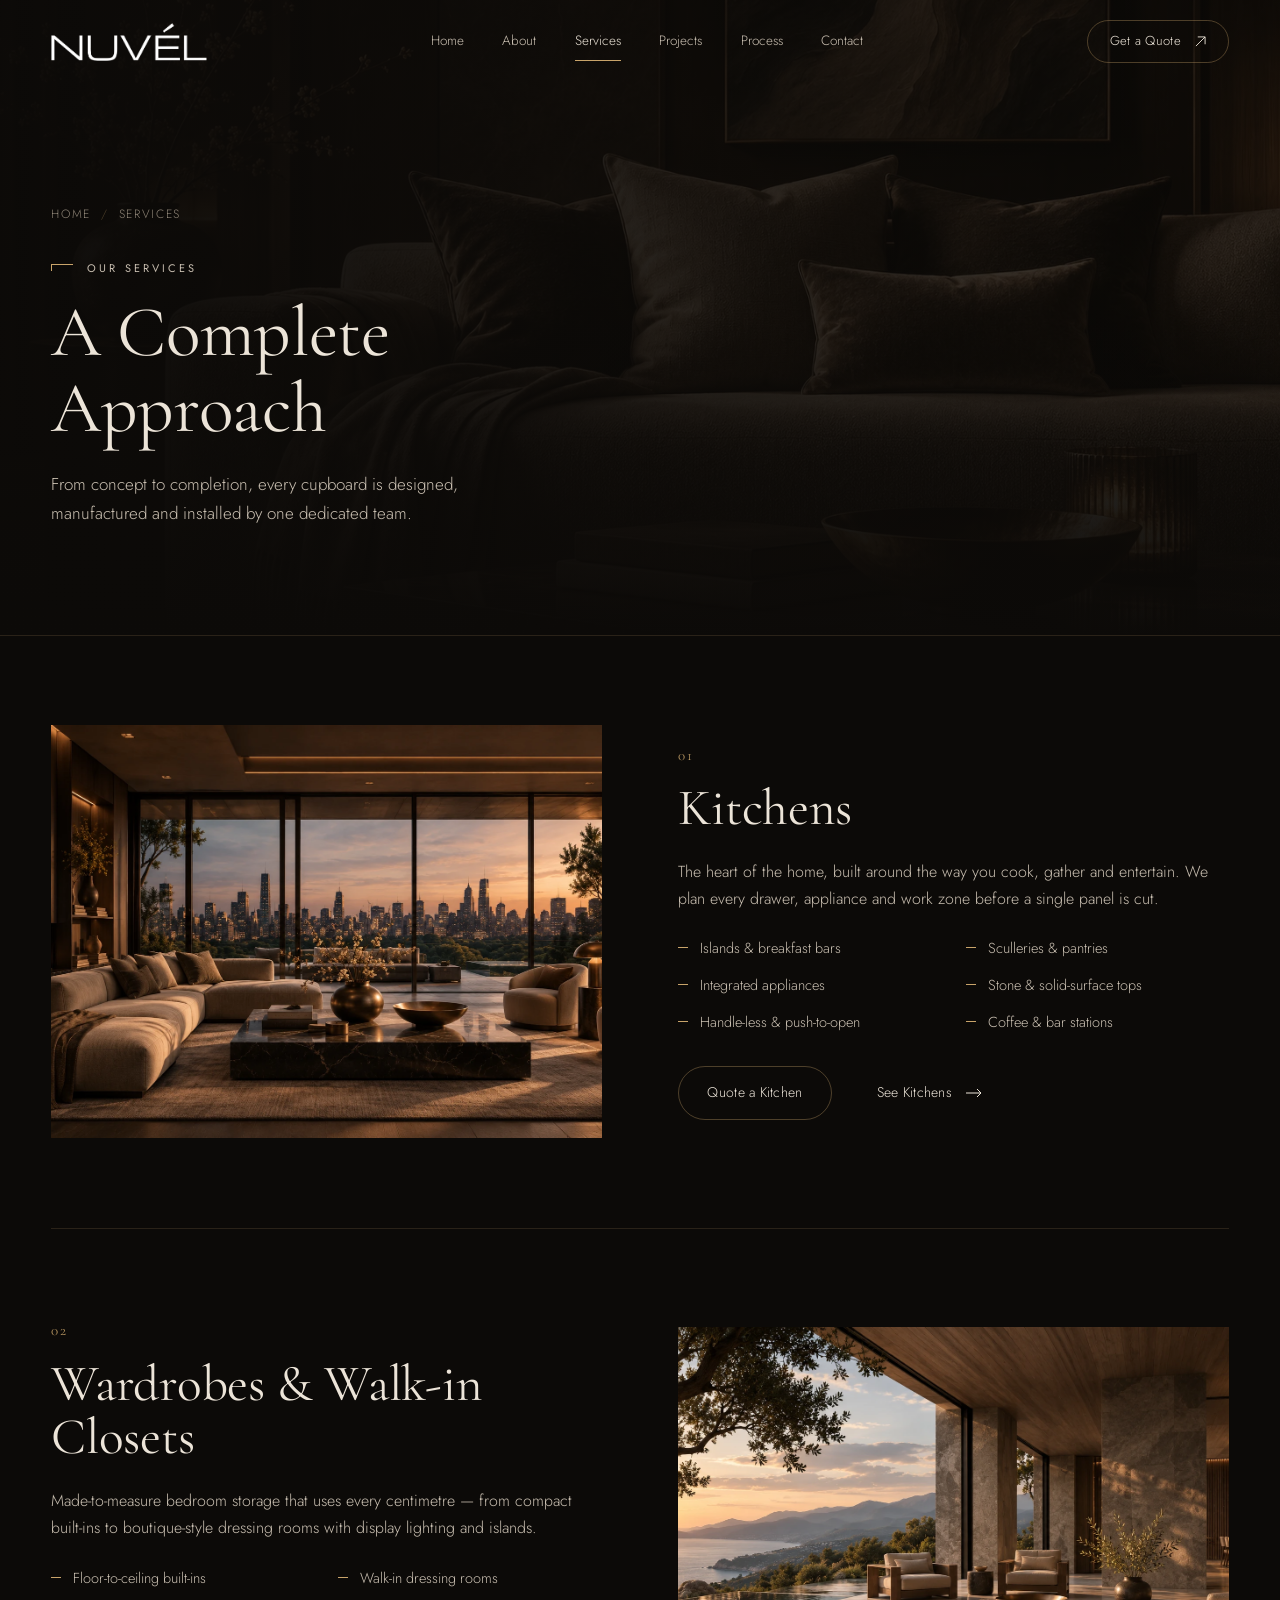
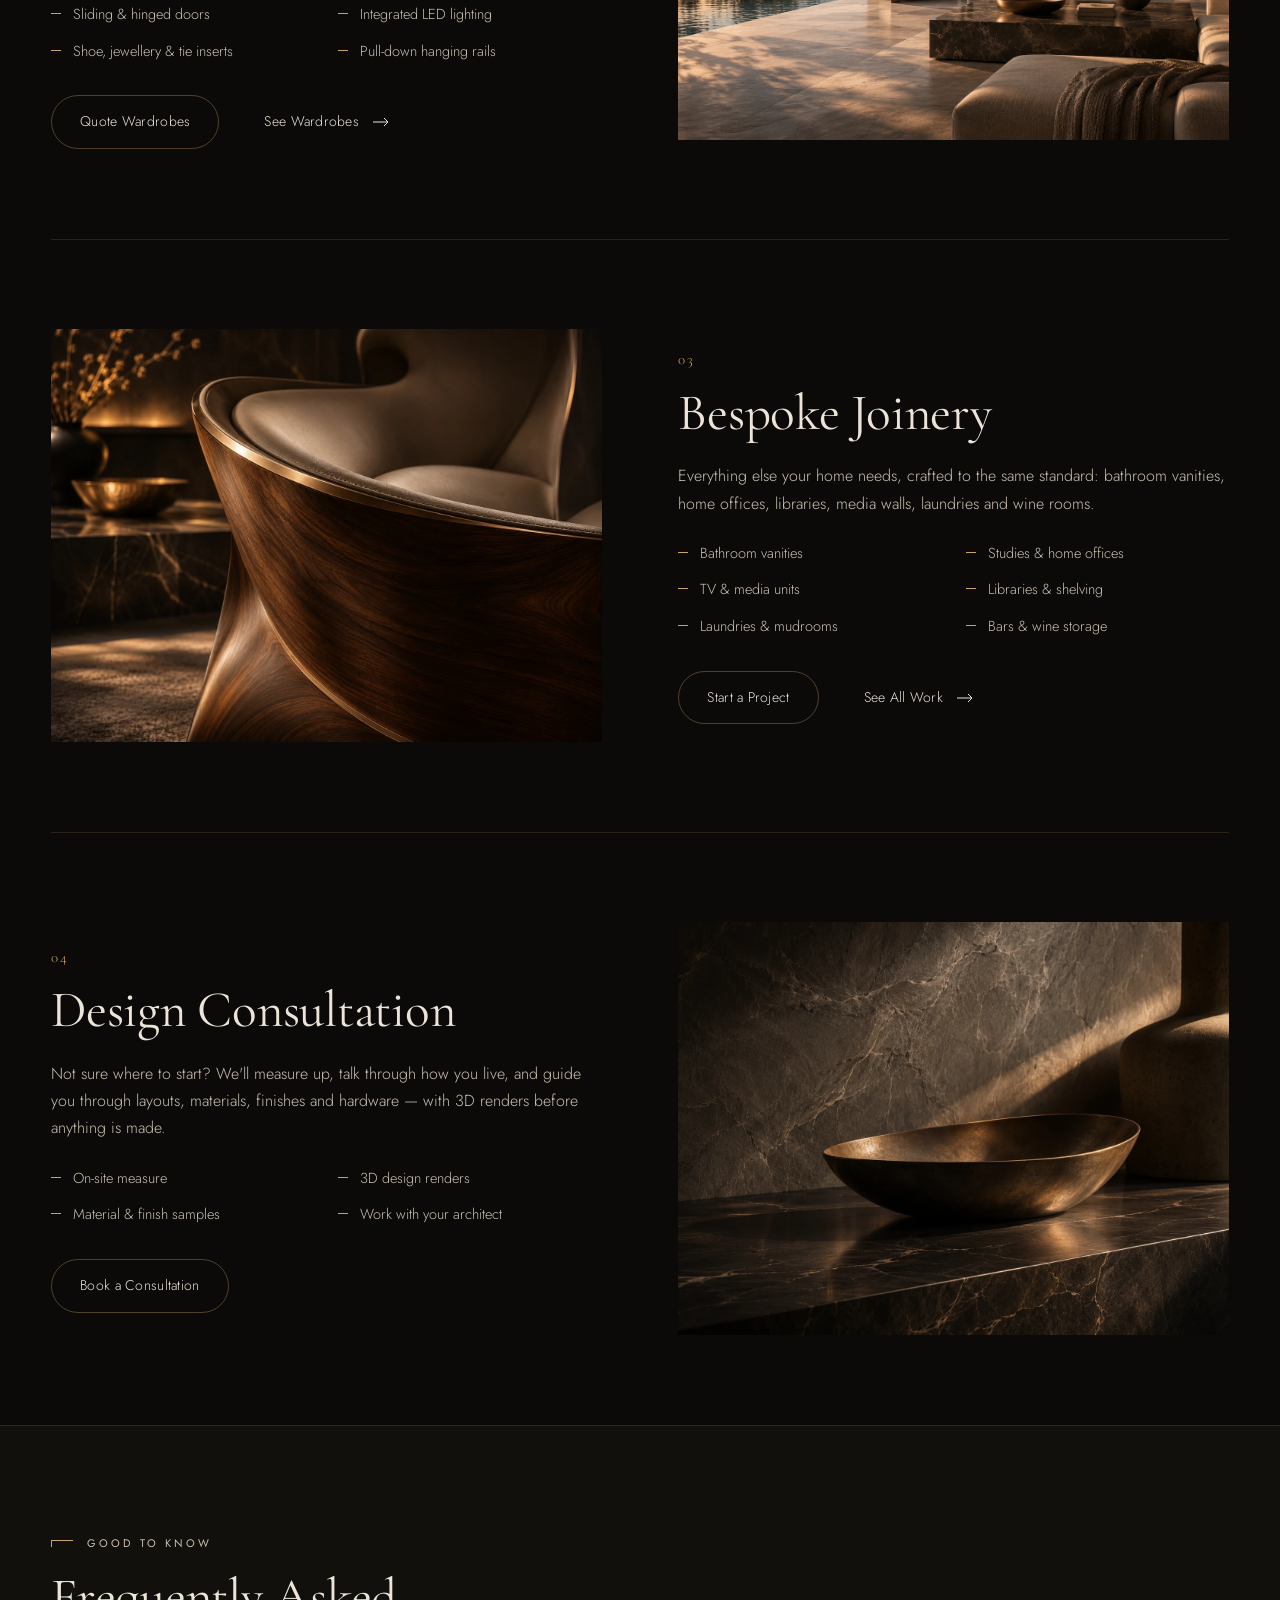
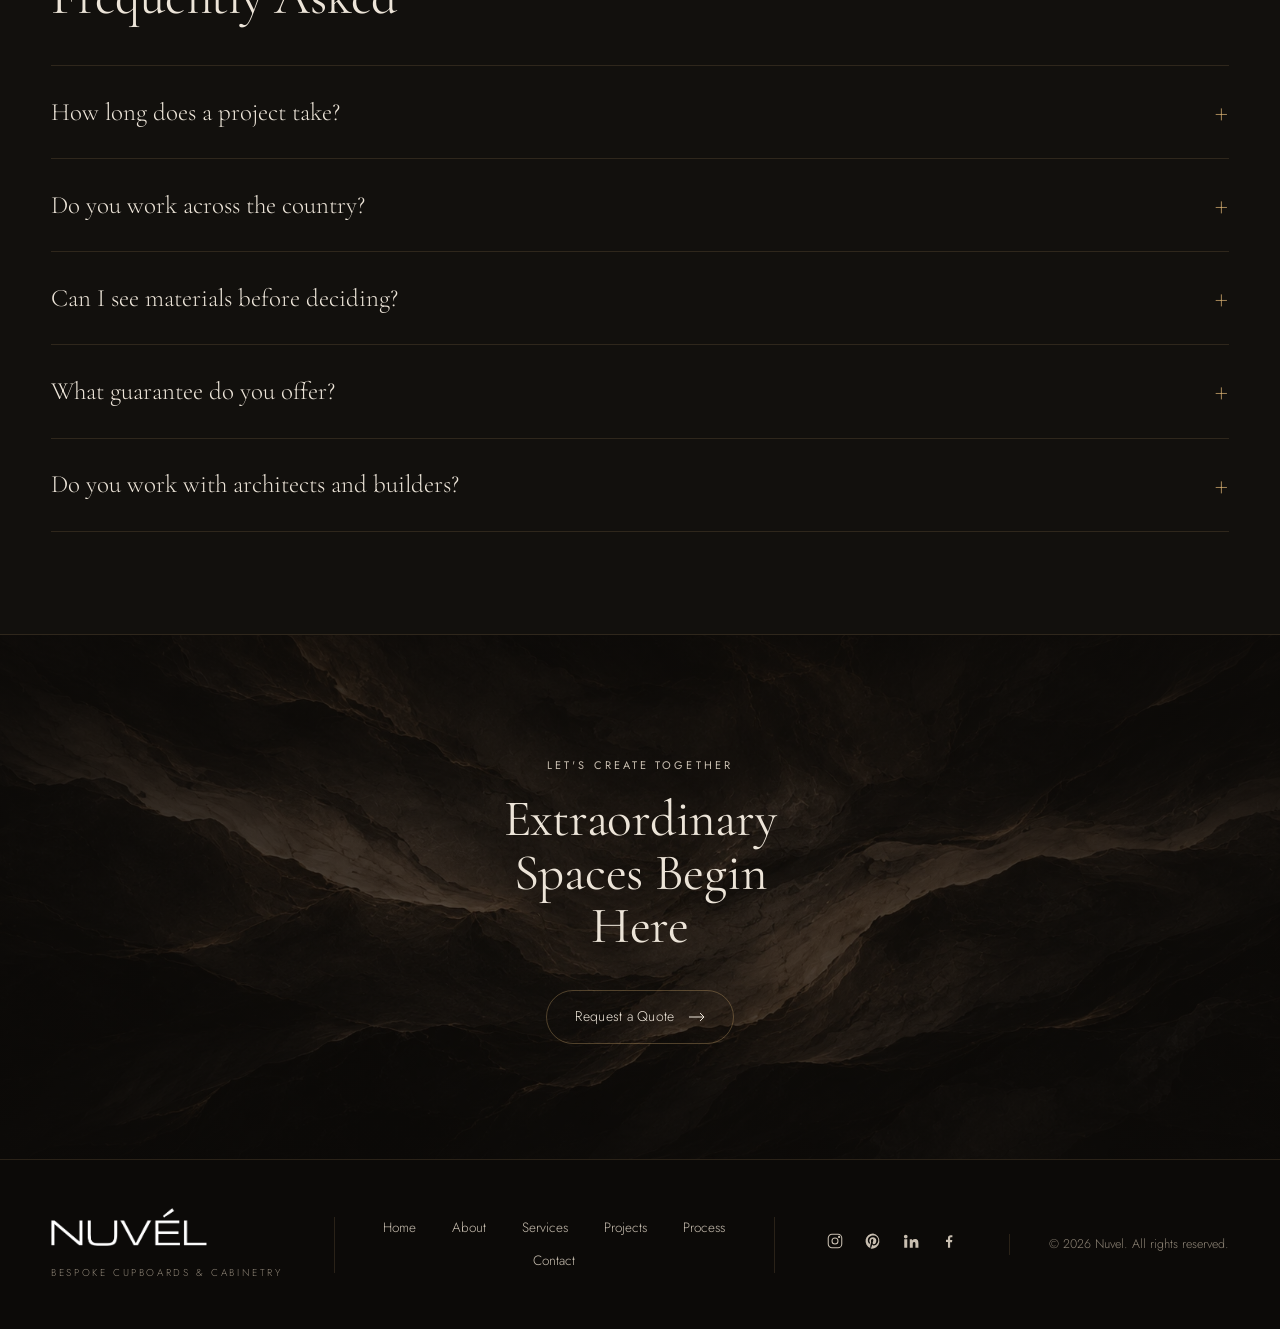
<file: services.html>
<!doctype html>
<html lang="en">
<head>
  <meta charset="utf-8">
  <meta name="viewport" content="width=device-width, initial-scale=1">
  <title>Services — Nuvel</title>
  <meta name="description" content="Bespoke kitchens, built-in wardrobes, walk-in closets, bathroom vanities, studies and media units — designed, made and installed in-house.">
  <link rel="preconnect" href="https://fonts.googleapis.com">
  <link rel="preconnect" href="https://fonts.gstatic.com" crossorigin>
  <link href="https://fonts.googleapis.com/css2?family=Cormorant+Garamond:wght@400;500&family=Jost:wght@300;400&display=swap" rel="stylesheet">
  <link rel="stylesheet" href="assets/css/styles.css?v=4">
</head>
<body data-page="services">
  <header id="site-header"></header>

  <main>
    <section class="page-hero">
      <div class="page-hero__bg"><img src="assets/img/interior-sofa.webp" alt=""></div>
      <div class="container">
        <p class="breadcrumb"><a href="index.html">Home</a><span>/</span>Services</p>
        <span class="eyebrow">Our Services</span>
        <h1>A Complete Approach</h1>
        <p class="lead">From concept to completion, every cupboard is designed, manufactured and installed by one dedicated team.</p>
      </div>
    </section>

    <div class="container">
      <article class="service-detail" id="kitchens">
        <div class="media-frame media-frame--wide reveal"><img src="assets/img/project-parkview.webp" alt="Bespoke kitchen" loading="lazy"></div>
        <div class="reveal">
          <span class="service-detail__num">01</span>
          <h2>Kitchens</h2>
          <p>The heart of the home, built around the way you cook, gather and entertain. We plan every drawer, appliance and work zone before a single panel is cut.</p>
          <ul class="checklist">
            <li>Islands &amp; breakfast bars</li>
            <li>Sculleries &amp; pantries</li>
            <li>Integrated appliances</li>
            <li>Stone &amp; solid-surface tops</li>
            <li>Handle-less &amp; push-to-open</li>
            <li>Coffee &amp; bar stations</li>
          </ul>
          <div style="display:flex;flex-wrap:wrap;gap:16px">
            <a class="btn" href="contact.html?service=Kitchen#quote">Quote a Kitchen</a>
            <a class="btn" href="projects.html?category=Kitchens" style="border-color:transparent">See Kitchens <svg class="arrow" viewBox="0 0 16 10" aria-hidden="true"><path d="M0 5h15M11 1l4 4-4 4" fill="none" stroke="currentColor"/></svg></a>
          </div>
        </div>
      </article>

      <article class="service-detail" id="wardrobes">
        <div class="media-frame media-frame--wide reveal"><img src="assets/img/project-horizon-villa.webp" alt="Built-in wardrobes" loading="lazy"></div>
        <div class="reveal">
          <span class="service-detail__num">02</span>
          <h2>Wardrobes &amp; Walk-in Closets</h2>
          <p>Made-to-measure bedroom storage that uses every centimetre — from compact built-ins to boutique-style dressing rooms with display lighting and islands.</p>
          <ul class="checklist">
            <li>Floor-to-ceiling built-ins</li>
            <li>Walk-in dressing rooms</li>
            <li>Sliding &amp; hinged doors</li>
            <li>Integrated LED lighting</li>
            <li>Shoe, jewellery &amp; tie inserts</li>
            <li>Pull-down hanging rails</li>
          </ul>
          <div style="display:flex;flex-wrap:wrap;gap:16px">
            <a class="btn" href="contact.html?service=Built-in wardrobes#quote">Quote Wardrobes</a>
            <a class="btn" href="projects.html?category=Built-in%20Wardrobes" style="border-color:transparent">See Wardrobes <svg class="arrow" viewBox="0 0 16 10" aria-hidden="true"><path d="M0 5h15M11 1l4 4-4 4" fill="none" stroke="currentColor"/></svg></a>
          </div>
        </div>
      </article>

      <article class="service-detail" id="bespoke">
        <div class="media-frame media-frame--wide reveal"><img src="assets/img/bespoke-chair.webp" alt="Bespoke walnut joinery" loading="lazy"></div>
        <div class="reveal">
          <span class="service-detail__num">03</span>
          <h2>Bespoke Joinery</h2>
          <p>Everything else your home needs, crafted to the same standard: bathroom vanities, home offices, libraries, media walls, laundries and wine rooms.</p>
          <ul class="checklist">
            <li>Bathroom vanities</li>
            <li>Studies &amp; home offices</li>
            <li>TV &amp; media units</li>
            <li>Libraries &amp; shelving</li>
            <li>Laundries &amp; mudrooms</li>
            <li>Bars &amp; wine storage</li>
          </ul>
          <div style="display:flex;flex-wrap:wrap;gap:16px">
            <a class="btn" href="contact.html?service=Other joinery#quote">Start a Project</a>
            <a class="btn" href="projects.html" style="border-color:transparent">See All Work <svg class="arrow" viewBox="0 0 16 10" aria-hidden="true"><path d="M0 5h15M11 1l4 4-4 4" fill="none" stroke="currentColor"/></svg></a>
          </div>
        </div>
      </article>

      <article class="service-detail" id="advisory">
        <div class="media-frame media-frame--wide reveal"><img src="assets/img/advisory-bowl.webp" alt="Material samples" loading="lazy"></div>
        <div class="reveal">
          <span class="service-detail__num">04</span>
          <h2>Design Consultation</h2>
          <p>Not sure where to start? We'll measure up, talk through how you live, and guide you through layouts, materials, finishes and hardware — with 3D renders before anything is made.</p>
          <ul class="checklist">
            <li>On-site measure</li>
            <li>3D design renders</li>
            <li>Material &amp; finish samples</li>
            <li>Work with your architect</li>
          </ul>
          <a class="btn" href="contact.html#quote">Book a Consultation</a>
        </div>
      </article>
    </div>

    <section class="section section--alt" style="border-top:1px solid var(--line)">
      <div class="container">
        <div class="reveal" style="max-width:640px;margin-bottom:40px">
          <span class="eyebrow">Good to Know</span>
          <h2>Frequently Asked</h2>
        </div>
        <div class="faq reveal">
          <details><summary>How long does a project take?</summary><p>Most kitchens take 8–14 weeks from signed design to installation; wardrobes and smaller joinery typically 4–8 weeks. We'll give you a firm schedule with your quote.</p></details>
          <details><summary>Do you work across the country?</summary><p>We regularly work outside our home region for larger projects. Tell us where you're based in the quote form and we'll confirm.</p></details>
          <details><summary>Can I see materials before deciding?</summary><p>Yes — visit our showroom and workshop, or we'll bring samples to your consultation.</p></details>
          <details><summary>What guarantee do you offer?</summary><p>All of our work carries a workmanship guarantee, and the premium soft-close hardware we use is covered for life by the manufacturer.</p></details>
          <details><summary>Do you work with architects and builders?</summary><p>Often. We're happy to work from architectural drawings and coordinate directly with your builder, electrician and plumber.</p></details>
        </div>
      </div>
    </section>

    <section class="cta-band">
      <div class="cta-band__bg"><img src="assets/img/texture-stone.webp" alt="" loading="lazy"></div>
      <div class="container reveal">
        <span class="eyebrow eyebrow--center">Let's Create Together</span>
        <h2>Extraordinary Spaces Begin Here</h2>
        <a class="btn" href="contact.html#quote">Request a Quote <svg class="arrow" viewBox="0 0 16 10" aria-hidden="true"><path d="M0 5h15M11 1l4 4-4 4" fill="none" stroke="currentColor"/></svg></a>
      </div>
    </section>
  </main>

  <footer id="site-footer"></footer>

  <script src="assets/js/config.js?v=4"></script>
  <script src="assets/js/projects.js?v=4"></script>
  <script src="assets/js/site.js?v=4"></script>
</body>
</html>
</file>
<file: assets/css/styles.css>
/* ==========================================================================
   Nuvel — Bespoke Cupboards & Cabinetry
   ========================================================================== */

:root {
  --bg: #0c0a08;
  --bg-2: #12100d;
  --surface: #17140f;
  --line: rgba(201, 164, 106, 0.16);
  --line-strong: rgba(201, 164, 106, 0.35);
  --text: #ece4d8;
  --text-soft: #c9bfb1;
  --muted: #8f8577;
  --gold: #c9a46a;
  --gold-soft: #d8c3a0;

  --serif: "Cormorant Garamond", "Cormorant", Georgia, "Times New Roman", serif;
  --sans: "Jost", "Helvetica Neue", Arial, sans-serif;

  --container: 1320px;
  --gutter: clamp(20px, 4vw, 56px);
  --ease: cubic-bezier(.22, .61, .36, 1);
  --header-h: 84px;
}

*, *::before, *::after { box-sizing: border-box; }
html { scroll-behavior: smooth; -webkit-text-size-adjust: 100%; }
body {
  margin: 0;
  background: var(--bg);
  color: var(--text);
  font-family: var(--sans);
  font-weight: 300;
  font-size: 16px;
  line-height: 1.7;
  -webkit-font-smoothing: antialiased;
  overflow-x: hidden;
}
img { display: block; max-width: 100%; height: auto; }
a { color: inherit; text-decoration: none; }
button { font: inherit; color: inherit; background: none; border: 0; cursor: pointer; }
::selection { background: var(--gold); color: #120f0b; }

.container { width: 100%; max-width: var(--container); margin: 0 auto; padding: 0 var(--gutter); }
.sr-only { position: absolute; width: 1px; height: 1px; overflow: hidden; clip: rect(0 0 0 0); white-space: nowrap; }

/* ---------- Typography ---------- */
h1, h2, h3, h4 { font-family: var(--serif); font-weight: 400; line-height: 1.05; margin: 0; color: var(--text); letter-spacing: -0.005em; }
h1 { font-size: clamp(48px, 6.4vw, 92px); }
h2 { font-size: clamp(36px, 4vw, 56px); }
h3 { font-size: clamp(22px, 2vw, 28px); }
p { margin: 0 0 1em; color: var(--text-soft); }

.eyebrow {
  display: inline-flex; align-items: center; gap: 14px;
  font-family: var(--sans); font-size: 11px; font-weight: 400;
  letter-spacing: .28em; text-transform: uppercase; color: var(--text-soft);
  margin-bottom: 18px;
}
.eyebrow::before {
  content: ""; width: 22px; height: 7px;
  border-top: 1px solid var(--gold); border-left: 1px solid var(--gold);
}
.eyebrow--center { justify-content: center; }
.eyebrow--center::before { display: none; }

.lead { font-size: 17px; color: var(--text-soft); max-width: 46ch; }

/* ---------- Links & Buttons ---------- */
.link-arrow {
  display: inline-flex; align-items: center; gap: 14px;
  font-size: 14px; color: var(--gold-soft);
  border-bottom: 1px solid currentColor; padding-bottom: 2px;
  transition: color .3s var(--ease), gap .3s var(--ease);
}
.link-arrow:hover { color: var(--text); gap: 20px; }
.arrow { width: 16px; height: 10px; flex: none; }

.btn {
  display: inline-flex; align-items: center; justify-content: center; gap: 14px;
  padding: 14px 28px; border: 1px solid var(--line-strong); border-radius: 999px;
  font-size: 14px; letter-spacing: .02em; color: var(--text);
  transition: background .35s var(--ease), border-color .35s var(--ease), color .35s var(--ease);
}
.btn:hover { background: var(--gold); border-color: var(--gold); color: #120f0b; }
.btn--solid { background: var(--gold); border-color: var(--gold); color: #120f0b; }
.btn--solid:hover { background: var(--gold-soft); border-color: var(--gold-soft); }
.btn--sm { padding: 9px 22px; font-size: 13px; }
.btn[disabled] { opacity: .5; pointer-events: none; }

/* ---------- Header ---------- */
.site-header {
  position: fixed; inset: 0 0 auto 0; z-index: 50; height: var(--header-h);
  display: flex; align-items: center;
  border-bottom: 1px solid transparent;
  transition: background .4s var(--ease), border-color .4s var(--ease), height .4s var(--ease);
}
.site-header.is-scrolled, .site-header--solid {
  background: rgba(12, 10, 8, .88); backdrop-filter: blur(12px); -webkit-backdrop-filter: blur(12px);
  border-bottom-color: var(--line);
}
.site-header .container { display: flex; align-items: center; justify-content: space-between; gap: 32px; }
.logo { display: inline-flex; align-items: center; }
.logo img { height: 38px; width: auto; }

.nav { display: flex; gap: clamp(20px, 3vw, 48px); }
.nav a {
  position: relative; font-size: 13.5px; color: var(--text-soft); padding: 6px 0;
  transition: color .3s var(--ease);
}
.nav a::after {
  content: ""; position: absolute; left: 0; right: 0; bottom: -2px; height: 1px;
  background: var(--gold); transform: scaleX(0); transition: transform .35s var(--ease);
}
.nav a:hover, .nav a[aria-current="page"] { color: var(--text); }
.nav a[aria-current="page"]::after, .nav a:hover::after { transform: scaleX(1); }

.header-cta { display: flex; align-items: center; gap: 16px; }
.menu-toggle { display: none; width: 44px; height: 44px; position: relative; }
.menu-toggle span { position: absolute; left: 11px; right: 11px; height: 1px; background: var(--text); transition: transform .35s var(--ease), opacity .3s; }
.menu-toggle span:nth-child(1) { top: 17px; }
.menu-toggle span:nth-child(2) { top: 26px; }
.menu-open .menu-toggle span:nth-child(1) { transform: translateY(4.5px) rotate(45deg); }
.menu-open .menu-toggle span:nth-child(2) { transform: translateY(-4.5px) rotate(-45deg); }

.mobile-menu {
  position: fixed; inset: 0; z-index: 40; background: var(--bg);
  display: flex; flex-direction: column; justify-content: center; padding: 0 var(--gutter);
  opacity: 0; visibility: hidden; transition: opacity .4s var(--ease), visibility .4s;
}
.menu-open .mobile-menu { opacity: 1; visibility: visible; }
.mobile-menu a { font-family: var(--serif); font-size: 40px; line-height: 1.5; color: var(--text); }
.mobile-menu a[aria-current="page"] { color: var(--gold); }
.mobile-menu .btn { margin-top: 32px; align-self: flex-start; font-family: var(--sans); font-size: 14px; line-height: 1; }

/* ---------- Hero ---------- */
.hero { position: relative; min-height: 100vh; min-height: 100svh; display: flex; align-items: center; overflow: hidden; }
.hero__slides { position: absolute; inset: 0; }
.hero__slide {
  position: absolute; inset: 0; opacity: 0; transform: scale(1.06);
  transition: opacity 1.6s var(--ease), transform 7s linear;
}
.hero__slide img { width: 100%; height: 100%; object-fit: cover; }
.hero__slide.is-active { opacity: 1; transform: scale(1); }
.hero::after {
  content: ""; position: absolute; inset: 0;
  background:
    linear-gradient(90deg, rgba(12,10,8,.92) 0%, rgba(12,10,8,.7) 30%, rgba(12,10,8,.1) 62%, rgba(12,10,8,0) 100%),
    linear-gradient(0deg, rgba(12,10,8,.85) 0%, rgba(12,10,8,0) 28%),
    linear-gradient(180deg, rgba(12,10,8,.55) 0%, rgba(12,10,8,0) 20%);
}
.hero .container { position: relative; z-index: 2; padding-top: calc(var(--header-h) + 40px); padding-bottom: 80px; }
.hero__content { max-width: 560px; }
.hero h1 { margin-bottom: 28px; }
.hero .lead { margin-bottom: 36px; }
.hero__dots { display: flex; gap: 14px; margin-top: 56px; }
.hero__dot { width: 60px; text-align: left; font-size: 11px; letter-spacing: .1em; color: var(--muted); padding-bottom: 10px; position: relative; }
.hero__dot::after { content: ""; position: absolute; left: 0; right: 0; bottom: 0; height: 1px; background: var(--line); }
.hero__dot i { position: absolute; left: 0; bottom: 0; height: 2px; width: 0; background: var(--gold-soft); z-index: 1; }
.hero__dot.is-active { color: var(--text); }
.hero__dot.is-active i { animation: dotfill 7s linear forwards; }
@keyframes dotfill { to { width: 100%; } }
.hero__tag {
  position: absolute; right: var(--gutter); bottom: 64px; z-index: 2;
  font-size: 10.5px; letter-spacing: .3em; line-height: 2.1; text-transform: uppercase; color: var(--text-soft);
  display: flex; gap: 14px;
}
.hero__tag::before { content: ""; width: 22px; height: 7px; margin-top: 8px; border-top: 1px solid var(--gold); border-left: 1px solid var(--gold); }

/* Page hero (inner pages) */
.page-hero { position: relative; padding: calc(var(--header-h) + 120px) 0 90px; overflow: hidden; border-bottom: 1px solid var(--line); }
.page-hero__bg { position: absolute; inset: 0; }
.page-hero__bg img { width: 100%; height: 100%; object-fit: cover; opacity: .38; }
.page-hero::after { content: ""; position: absolute; inset: 0; background: linear-gradient(90deg, rgba(12,10,8,.95) 10%, rgba(12,10,8,.4) 100%), linear-gradient(0deg, var(--bg) 0%, transparent 50%); }
.page-hero .container { position: relative; z-index: 2; }
.page-hero h1 { font-size: clamp(44px, 5.6vw, 80px); max-width: 14ch; margin-bottom: 24px; }
.breadcrumb { font-size: 12px; letter-spacing: .14em; text-transform: uppercase; color: var(--muted); margin-bottom: 28px; }
.breadcrumb a:hover { color: var(--gold-soft); }
.breadcrumb span { margin: 0 10px; color: var(--line-strong); }

/* ---------- Sections ---------- */
.section { padding: clamp(64px, 8vw, 110px) 0; border-bottom: 1px solid var(--line); }
.section--tight { padding: clamp(48px, 6vw, 72px) 0; }
.section--alt { background: var(--bg-2); }

.split { display: grid; grid-template-columns: minmax(0, 340px) minmax(0, 1fr); gap: clamp(32px, 5vw, 80px); align-items: start; }
.split__head h2 { margin-bottom: 28px; }

/* Philosophy + stats */
.philosophy { display: grid; grid-template-columns: 1fr 1.2fr 1.6fr; gap: clamp(32px, 4vw, 64px); align-items: center; }
.philosophy p { margin-bottom: 18px; }
.stats { display: grid; grid-template-columns: repeat(3, 1fr); }
.stat { padding: 8px 0 8px clamp(20px, 3vw, 44px); border-left: 1px solid var(--line); }
.stat__num { font-family: var(--serif); font-size: clamp(40px, 4vw, 54px); line-height: 1; color: var(--text); margin-bottom: 12px; }
.stat__label { font-size: 14px; line-height: 1.5; color: var(--text-soft); }

/* Service cards */
.services-intro { display: grid; grid-template-columns: minmax(0, 1fr) minmax(0, 0.9fr); gap: 32px; align-items: end; }
.services-row { display: grid; grid-template-columns: minmax(280px, 0.9fr) 2.4fr; gap: clamp(32px, 4vw, 60px); align-items: start; }
.services-row__head { display: grid; grid-template-columns: 1fr; gap: 20px; }
.cards { display: grid; grid-template-columns: repeat(4, 1fr); gap: 18px; }
.card {
  display: flex; flex-direction: column; background: var(--surface); border: 1px solid var(--line);
  transition: border-color .4s var(--ease), transform .5s var(--ease);
}
.card:hover { border-color: var(--line-strong); transform: translateY(-4px); }
.card__img { aspect-ratio: 4 / 3; overflow: hidden; }
.card__img img { width: 100%; height: 100%; object-fit: cover; transition: transform 1s var(--ease); }
.card:hover .card__img img { transform: scale(1.06); }
.card__body { padding: 18px 18px 20px; display: flex; flex-direction: column; flex: 1; }
.card__body h3 { font-size: 21px; margin-bottom: 8px; }
.card__body p { font-size: 13.5px; line-height: 1.55; margin: 0; color: var(--muted); }
.card__foot { display: flex; justify-content: space-between; align-items: flex-end; gap: 16px; margin-top: auto; padding-top: 12px; }
.card__foot .arrow { color: var(--gold-soft); transition: transform .3s var(--ease); }
.card:hover .card__foot .arrow { transform: translateX(4px); }

/* Project tiles */
.projects-row { display: grid; grid-template-columns: minmax(240px, 0.75fr) 3fr; gap: clamp(32px, 4vw, 60px); }
.projects-row__head { display: flex; flex-direction: column; justify-content: space-between; }
.projects-row__head h2 { margin-bottom: 28px; }
.tiles { display: grid; grid-template-columns: repeat(3, 1fr); gap: 18px; }
.tile { display: block; }
.tile__img { aspect-ratio: 16 / 10; overflow: hidden; background: var(--surface); }
.tile__img img { width: 100%; height: 100%; object-fit: cover; transition: transform 1.1s var(--ease); }
.tile:hover .tile__img img { transform: scale(1.05); }
.tile__meta { display: flex; justify-content: space-between; align-items: center; gap: 12px; padding-top: 14px; }
.tile__title { font-family: var(--serif); font-size: 21px; line-height: 1.2; color: var(--text); }
.tile__loc { font-size: 10.5px; letter-spacing: .22em; text-transform: uppercase; color: var(--muted); margin-top: 4px; }
.tile .arrow { color: var(--gold-soft); transition: transform .3s var(--ease); }
.tile:hover .arrow { transform: translateX(4px); }
.tile__cat { font-size: 10.5px; letter-spacing: .22em; text-transform: uppercase; color: var(--gold); margin-top: 4px; }

/* Craft */
.craft { display: grid; grid-template-columns: 1fr 1.25fr; border-bottom: 1px solid var(--line); }
.craft__img { position: relative; min-height: 380px; }
.craft__img img { position: absolute; inset: 0; width: 100%; height: 100%; object-fit: cover; }
.craft__img::after { content: ""; position: absolute; inset: 0; background: linear-gradient(90deg, transparent 50%, var(--bg) 100%); }
.craft__body { display: grid; grid-template-columns: 1.3fr 1fr; gap: clamp(28px, 4vw, 56px); padding: clamp(56px, 6vw, 90px) var(--gutter) clamp(56px, 6vw, 90px) clamp(24px, 3vw, 40px); align-items: center; }
.craft__body h2 { margin-bottom: 24px; }
.features { list-style: none; margin: 0; padding: 0 0 0 clamp(24px, 3vw, 44px); border-left: 1px solid var(--line); display: grid; gap: 22px; }
.features li { display: flex; align-items: center; gap: 18px; font-size: 14px; color: var(--text-soft); }
.features svg { width: 24px; height: 24px; flex: none; color: var(--gold); }

/* Testimonials */
.testimonials { display: grid; grid-template-columns: minmax(240px, 0.8fr) repeat(3, 1fr); gap: 0; }
.testimonials__head { padding-right: 32px; }
.quote { padding: 0 clamp(20px, 2.6vw, 40px); border-left: 1px solid var(--line); display: flex; flex-direction: column; justify-content: space-between; gap: 28px; }
.quote blockquote { margin: 0; font-size: 15px; line-height: 1.7; color: var(--text-soft); }
.quote cite { font-style: normal; display: flex; gap: 14px; }
.quote cite::before { content: ""; width: 14px; height: 6px; margin-top: 7px; border-top: 1px solid var(--gold); border-bottom: 1px solid var(--gold); flex: none; }
.quote cite strong { display: block; font-weight: 400; font-size: 11px; letter-spacing: .24em; text-transform: uppercase; color: var(--text); }
.quote cite span { font-size: 13px; color: var(--muted); }

/* CTA band */
.cta-band { position: relative; text-align: center; padding: clamp(72px, 9vw, 120px) 0; overflow: hidden; border-bottom: 1px solid var(--line); }
.cta-band__bg { position: absolute; inset: 0; }
.cta-band__bg img { width: 100%; height: 100%; object-fit: cover; opacity: .55; }
.cta-band::after { content: ""; position: absolute; inset: 0; background: radial-gradient(ellipse at center, rgba(12,10,8,.35) 0%, rgba(12,10,8,.85) 100%); }
.cta-band .container { position: relative; z-index: 2; }
.cta-band h2 { max-width: 14ch; margin: 0 auto 36px; }

/* ---------- Footer ---------- */
.site-footer { padding: 48px 0; background: var(--bg); }
.site-footer .container { display: grid; grid-template-columns: auto 1fr auto auto; gap: clamp(24px, 4vw, 56px); align-items: center; }
.footer-brand small { display: block; margin-top: 10px; font-size: 10px; letter-spacing: .26em; text-transform: uppercase; color: var(--muted); }
.footer-nav { display: flex; flex-wrap: wrap; gap: 10px 36px; justify-content: center; padding: 0 clamp(16px, 3vw, 48px); border-left: 1px solid var(--line); border-right: 1px solid var(--line); }
.footer-nav a { font-size: 13.5px; color: var(--text-soft); }
.footer-nav a:hover { color: var(--gold-soft); }
.social { display: flex; gap: 20px; }
.social a { color: var(--text-soft); transition: color .3s; }
.social a:hover { color: var(--gold); }
.social svg { width: 18px; height: 18px; }
.copyright { font-size: 12.5px; color: var(--muted); padding-left: clamp(16px, 3vw, 48px); border-left: 1px solid var(--line); }

/* ---------- Projects archive ---------- */
.toolbar { display: flex; flex-wrap: wrap; gap: 24px; justify-content: space-between; align-items: center; margin-bottom: 44px; }
.filters { display: flex; flex-wrap: wrap; gap: 10px; }
.filter {
  padding: 8px 18px; border: 1px solid var(--line); border-radius: 999px;
  font-size: 13px; color: var(--text-soft); transition: all .3s var(--ease);
}
.filter:hover { border-color: var(--line-strong); color: var(--text); }
.filter.is-active { background: var(--gold); border-color: var(--gold); color: #120f0b; }
.search {
  display: flex; align-items: center; gap: 10px; border-bottom: 1px solid var(--line-strong);
  padding: 6px 2px; min-width: 240px;
}
.search svg { width: 16px; height: 16px; color: var(--muted); }
.search input { background: none; border: 0; outline: 0; color: var(--text); font: inherit; font-size: 14px; width: 100%; }
.search input::placeholder { color: var(--muted); }
.results-count { font-size: 12px; letter-spacing: .16em; text-transform: uppercase; color: var(--muted); margin-bottom: 24px; }
.tiles--archive { grid-template-columns: repeat(3, 1fr); gap: 40px 22px; }
.load-more { display: flex; flex-direction: column; align-items: center; gap: 16px; margin-top: 64px; }
.load-more small { font-size: 12px; color: var(--muted); letter-spacing: .08em; }
.progress { width: 220px; height: 1px; background: var(--line); position: relative; }
.progress i { position: absolute; left: 0; top: 0; bottom: 0; background: var(--gold); transition: width .5s var(--ease); }
.empty { text-align: center; padding: 60px 0; color: var(--muted); }

/* ---------- Project detail ---------- */
.project-hero { position: relative; height: 82vh; min-height: 520px; overflow: hidden; }
.project-hero img { width: 100%; height: 100%; object-fit: cover; }
.project-hero::after { content: ""; position: absolute; inset: 0; background: linear-gradient(0deg, var(--bg) 0%, rgba(12,10,8,.2) 45%, rgba(12,10,8,.55) 100%); }
.project-hero .container { position: absolute; left: 0; right: 0; bottom: 56px; z-index: 2; margin: 0 auto; }
.project-hero h1 { margin-bottom: 14px; }
.project-info { display: grid; grid-template-columns: 1.6fr 1fr; gap: clamp(32px, 6vw, 100px); }
.project-info .lead { max-width: none; font-family: var(--serif); font-size: clamp(24px, 2.2vw, 30px); line-height: 1.4; color: var(--text); margin-bottom: 28px; }
.facts { list-style: none; margin: 0; padding: 0; border-top: 1px solid var(--line); }
.facts li { display: flex; justify-content: space-between; gap: 16px; padding: 16px 0; border-bottom: 1px solid var(--line); font-size: 14px; }
.facts span:first-child { color: var(--muted); letter-spacing: .14em; text-transform: uppercase; font-size: 11px; padding-top: 3px; }
.facts span:last-child { text-align: right; }
.gallery { display: grid; grid-template-columns: repeat(2, 1fr); gap: 18px; }
.gallery button { display: block; overflow: hidden; aspect-ratio: 4 / 3; padding: 0; background: var(--surface); }
.gallery button:first-child { grid-column: 1 / -1; aspect-ratio: 21 / 9; }
.gallery img { width: 100%; height: 100%; object-fit: cover; transition: transform 1s var(--ease); }
.gallery button:hover img { transform: scale(1.04); }
.project-nav { display: flex; justify-content: space-between; gap: 24px; }
.project-nav a { display: flex; flex-direction: column; gap: 6px; max-width: 45%; }
.project-nav a:last-child { text-align: right; align-items: flex-end; }
.project-nav small { font-size: 11px; letter-spacing: .22em; text-transform: uppercase; color: var(--muted); }
.project-nav strong { font-family: var(--serif); font-weight: 400; font-size: clamp(22px, 2.4vw, 32px); }
.project-nav a:hover strong { color: var(--gold-soft); }

.lightbox { position: fixed; inset: 0; z-index: 100; background: rgba(8,7,5,.96); display: none; align-items: center; justify-content: center; padding: 60px 70px; }
.lightbox.is-open { display: flex; }
.lightbox img { max-height: 100%; max-width: 100%; object-fit: contain; }
.lightbox button { position: absolute; width: 48px; height: 48px; border: 1px solid var(--line-strong); border-radius: 50%; display: grid; place-items: center; }
.lightbox button:hover { border-color: var(--gold); color: var(--gold); }
.lightbox .lb-close { top: 18px; right: 18px; }
.lightbox .lb-prev { left: 12px; top: 50%; transform: translateY(-50%); }
.lightbox .lb-next { right: 12px; top: 50%; transform: translateY(-50%); }

/* ---------- About / Services / Process ---------- */
.two-col { display: grid; grid-template-columns: 1fr 1fr; gap: clamp(32px, 6vw, 100px); align-items: center; }
.media-frame { position: relative; aspect-ratio: 4 / 5; overflow: hidden; }
.media-frame img { width: 100%; height: 100%; object-fit: cover; }
.media-frame--wide { aspect-ratio: 4 / 3; }
.values { display: grid; grid-template-columns: repeat(4, 1fr); border-top: 1px solid var(--line); }
.value { padding: 36px 28px 8px 0; }
.value + .value { padding-left: 28px; border-left: 1px solid var(--line); }
.value svg { width: 28px; height: 28px; color: var(--gold); margin-bottom: 22px; }
.value h3 { margin-bottom: 12px; }
.value p { font-size: 14.5px; }

.service-detail { display: grid; grid-template-columns: 1fr 1fr; gap: clamp(32px, 6vw, 90px); align-items: center; padding: clamp(56px, 7vw, 96px) 0; border-bottom: 1px solid var(--line); }
.service-detail:last-child { border-bottom: 0; }
.service-detail:nth-child(even) .media-frame { order: 2; }
.service-detail__num { font-family: var(--serif); font-size: 15px; color: var(--gold); letter-spacing: .1em; margin-bottom: 14px; display: block; }
.service-detail h2 { margin-bottom: 22px; }
.checklist { list-style: none; padding: 0; margin: 24px 0 32px; display: grid; grid-template-columns: 1fr 1fr; gap: 12px 24px; }
.checklist li { position: relative; padding-left: 22px; font-size: 14.5px; color: var(--text-soft); }
.checklist li::before { content: ""; position: absolute; left: 0; top: 11px; width: 10px; height: 1px; background: var(--gold); }

.steps { display: grid; grid-template-columns: repeat(5, 1fr); border-top: 1px solid var(--line); counter-reset: step; }
.step { padding: 32px 24px 0 0; position: relative; }
.step + .step { padding-left: 24px; border-left: 1px solid var(--line); }
.step__num { font-family: var(--serif); font-size: 44px; color: var(--gold); line-height: 1; margin-bottom: 18px; }
.step h3 { font-size: 22px; margin-bottom: 10px; }
.step p { font-size: 14px; }

.faq { border-top: 1px solid var(--line); }
.faq details { border-bottom: 1px solid var(--line); }
.faq summary { list-style: none; cursor: pointer; display: flex; justify-content: space-between; align-items: center; gap: 24px; padding: 24px 0; font-family: var(--serif); font-size: clamp(20px, 2vw, 25px); color: var(--text); }
.faq summary::-webkit-details-marker { display: none; }
.faq summary::after { content: "+"; font-family: var(--sans); font-weight: 200; font-size: 26px; color: var(--gold); transition: transform .3s var(--ease); }
.faq details[open] summary::after { transform: rotate(45deg); }
.faq details p { padding: 0 0 24px; max-width: 70ch; }

/* ---------- Quote form ---------- */
.contact-grid { display: grid; grid-template-columns: 0.85fr 1.4fr; gap: clamp(40px, 6vw, 100px); align-items: start; }
.contact-list { list-style: none; padding: 0; margin: 36px 0 0; border-top: 1px solid var(--line); }
.contact-list li { padding: 22px 0; border-bottom: 1px solid var(--line); }
.contact-list small { display: block; font-size: 11px; letter-spacing: .22em; text-transform: uppercase; color: var(--muted); margin-bottom: 6px; }
.contact-list a, .contact-list span { font-family: var(--serif); font-size: 22px; color: var(--text); }
.contact-list a:hover { color: var(--gold-soft); }

.form { background: var(--surface); border: 1px solid var(--line); padding: clamp(28px, 4vw, 52px); }
.form h2 { font-size: clamp(30px, 3vw, 40px); margin-bottom: 8px; }
.form > p { margin-bottom: 32px; }
.form-grid { display: grid; grid-template-columns: 1fr 1fr; gap: 26px 24px; }
.field { display: flex; flex-direction: column; gap: 8px; }
.field--full { grid-column: 1 / -1; }
.field label, .field legend { font-size: 11px; letter-spacing: .2em; text-transform: uppercase; color: var(--text-soft); padding: 0; }
.field label .req { color: var(--gold); }
.field input, .field select, .field textarea {
  width: 100%; background: transparent; border: 0; border-bottom: 1px solid var(--line-strong);
  color: var(--text); font: inherit; font-size: 15px; padding: 10px 0; outline: 0; border-radius: 0;
  transition: border-color .3s var(--ease);
}
.field select { appearance: none; -webkit-appearance: none; cursor: pointer;
  background-image: url("data:image/svg+xml,%3Csvg xmlns='http://www.w3.org/2000/svg' width='12' height='8' viewBox='0 0 12 8'%3E%3Cpath d='M1 1l5 5 5-5' fill='none' stroke='%23c9a46a'/%3E%3C/svg%3E");
  background-repeat: no-repeat; background-position: right 2px center; padding-right: 24px; }
.field select option { background: var(--surface); color: var(--text); }
.field textarea { resize: vertical; min-height: 120px; }
.field input:focus, .field select:focus, .field textarea:focus { border-bottom-color: var(--gold); }
.field input::placeholder, .field textarea::placeholder { color: #6d6458; }
fieldset.field { border: 0; margin: 0; padding: 0; min-width: 0; }
.chips { display: flex; flex-wrap: wrap; gap: 10px; margin-top: 4px; }
.chip { position: relative; }
.chip input { position: absolute; left: 0; top: 0; width: 1px; height: 1px; opacity: 0; pointer-events: none; }
.chip span { display: inline-block; padding: 8px 16px; border: 1px solid var(--line); border-radius: 999px; font-size: 13px; color: var(--text-soft); cursor: pointer; transition: all .25s var(--ease); }
.chip input:checked + span { background: var(--gold); border-color: var(--gold); color: #120f0b; }
.chip input:focus-visible + span { outline: 1px solid var(--gold); outline-offset: 2px; }
.form-foot { display: flex; flex-wrap: wrap; gap: 20px; align-items: center; justify-content: space-between; margin-top: 36px; }
.form-foot small { color: var(--muted); font-size: 12.5px; max-width: 40ch; }
.form-status { margin-top: 24px; padding: 16px 20px; border: 1px solid var(--line-strong); font-size: 14.5px; display: none; }
.form-status.is-visible { display: block; }
.form-status.is-success { border-color: var(--gold); color: var(--gold-soft); }
.form-status.is-error { border-color: #b4574a; color: #e3a397; }
.hp { display: none !important; }

/* ---------- Reveal animation ---------- */
.reveal { opacity: 0; transform: translateY(24px); transition: opacity .9s var(--ease), transform .9s var(--ease); }
.reveal.is-in { opacity: 1; transform: none; }
@media (prefers-reduced-motion: reduce) {
  *, *::before, *::after { animation: none !important; transition: none !important; scroll-behavior: auto !important; }
  .reveal { opacity: 1; transform: none; }
}

:focus-visible { outline: 1px solid var(--gold); outline-offset: 4px; }
[id] { scroll-margin-top: calc(var(--header-h) + 8px); }

/* ---------- Responsive ---------- */
@media (max-width: 1180px) {
  .philosophy { grid-template-columns: 1fr 1fr; }
  .philosophy .stats { grid-column: 1 / -1; }
  .stat:first-child { border-left: 0; padding-left: 0; }
  .services-row, .projects-row { grid-template-columns: 1fr; }
  .cards { grid-template-columns: repeat(2, 1fr); }
  .testimonials { grid-template-columns: repeat(3, 1fr); row-gap: 36px; }
  .testimonials__head { grid-column: 1 / -1; }
  .quote:nth-child(2) { border-left: 0; padding-left: 0; }
  .craft { grid-template-columns: 1fr; }
  .craft__img { min-height: 340px; }
  .craft__img::after { background: linear-gradient(0deg, var(--bg) 0%, transparent 50%); }
  .craft__body { padding-left: var(--gutter); }
  .site-footer .container { grid-template-columns: 1fr auto; }
  .footer-nav { grid-column: 1 / -1; order: 3; border: 0; padding: 24px 0; border-top: 1px solid var(--line); justify-content: flex-start; }
  .copyright { grid-column: 1 / -1; order: 4; border: 0; padding: 0; }
  .steps { grid-template-columns: repeat(3, 1fr); row-gap: 36px; }
  .step:nth-child(4) { border-left: 0; padding-left: 0; }
  .values { grid-template-columns: repeat(2, 1fr); }
  .value:nth-child(3) { border-left: 0; padding-left: 0; }
}

@media (max-width: 900px) {
  :root { --header-h: 72px; }
  .nav, .header-cta .btn { display: none; }
  .menu-toggle { display: block; }
  .tiles, .tiles--archive { grid-template-columns: repeat(2, 1fr); }
  .craft__body { grid-template-columns: 1fr; }
  .features { border-left: 0; padding-left: 0; border-top: 1px solid var(--line); padding-top: 28px; }
  .two-col, .service-detail, .contact-grid, .project-info { grid-template-columns: 1fr; }
  .service-detail:nth-child(even) .media-frame { order: 0; }
  .hero__tag { display: none; }
}

@media (max-width: 640px) {
  .philosophy { grid-template-columns: 1fr; }
  .stats { grid-template-columns: repeat(3, 1fr); border-top: 1px solid var(--line); padding-top: 26px; }
  .stat { padding: 0 0 0 16px; }
  .stat:first-child { border-left: 0; padding-left: 0; }
  .stat__num { font-size: 36px; margin-bottom: 8px; }
  .stat__label { font-size: 12.5px; }
  .cards, .tiles, .tiles--archive { grid-template-columns: 1fr; }
  .testimonials { grid-template-columns: 1fr; }
  .quote { border-left: 0; padding: 28px 0 0; border-top: 1px solid var(--line); }
  .quote:nth-child(2) { padding-top: 28px; }
  .form-grid, .checklist { grid-template-columns: 1fr; }
  .steps, .values { grid-template-columns: 1fr; }
  .step + .step, .value + .value { border-left: 0; padding-left: 0; border-top: 1px solid var(--line); }
  .site-footer .container { grid-template-columns: 1fr; }
  .search { min-width: 0; width: 100%; }
  .gallery { grid-template-columns: 1fr; }
  .gallery button:first-child { aspect-ratio: 4 / 3; }
  .lightbox { padding: 60px 12px; }
  .hero::after { background: linear-gradient(0deg, rgba(12,10,8,.95) 0%, rgba(12,10,8,.55) 60%, rgba(12,10,8,.6) 100%); }
}
</file>
